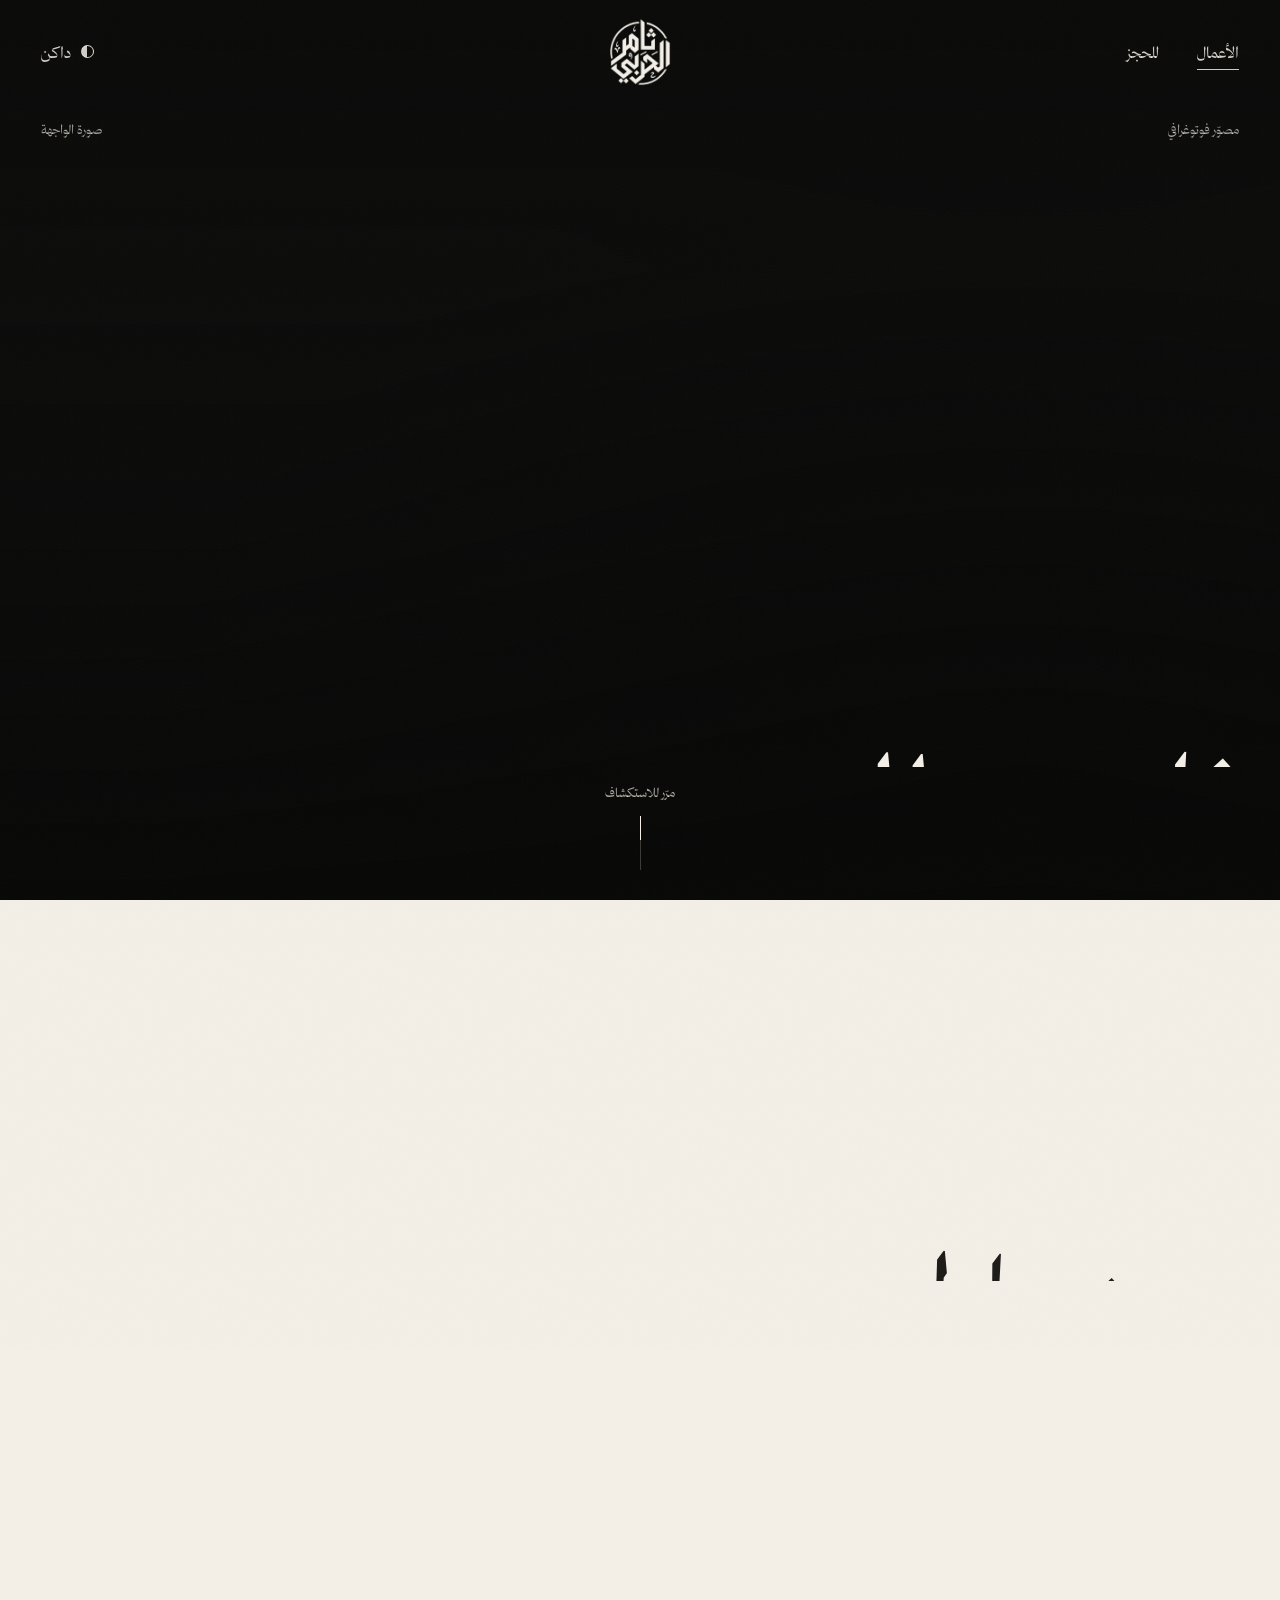
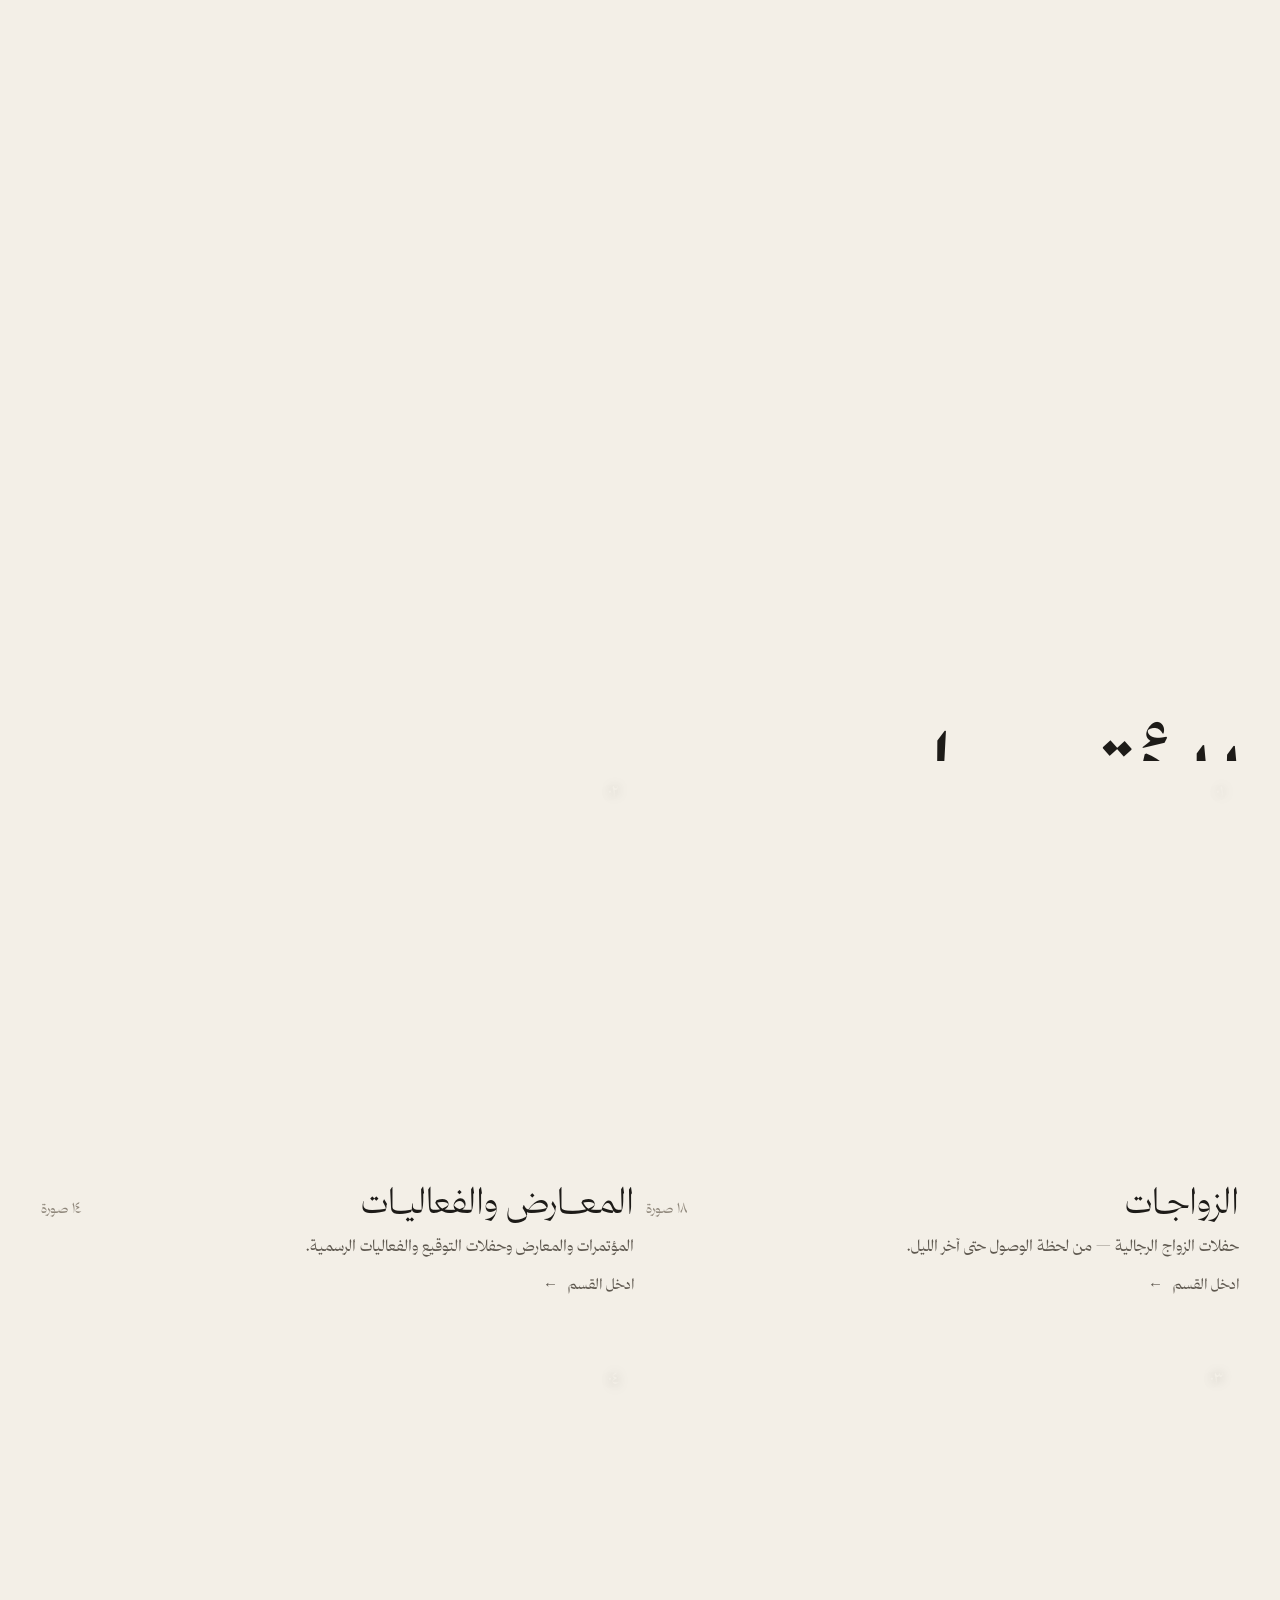
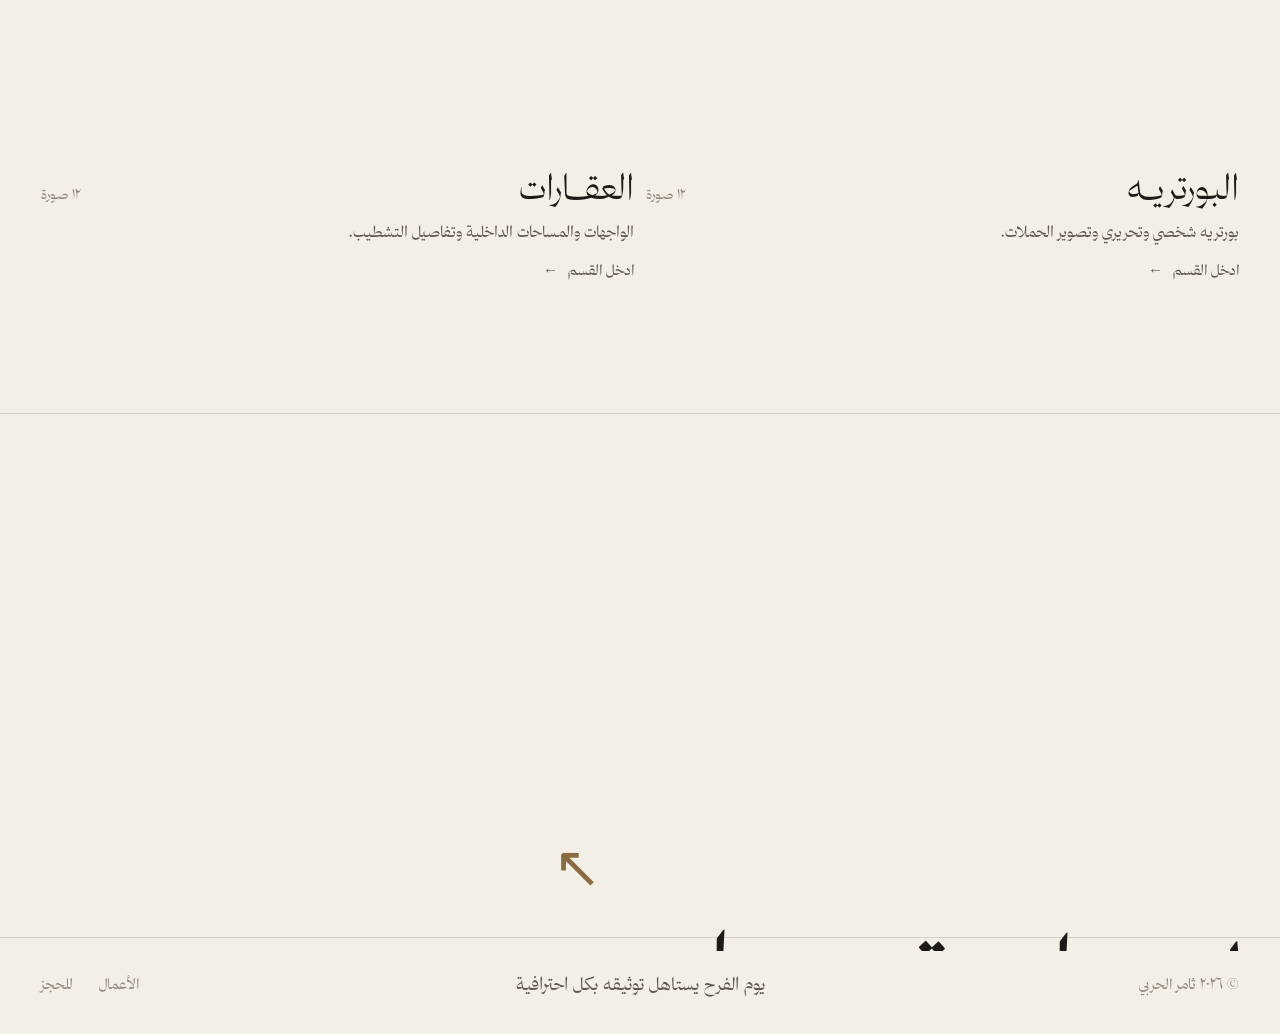
<file: index.html>
<!doctype html>
<html lang="ar" dir="rtl" data-theme="dark" class="has-hero">
<head>
  <meta charset="utf-8">
  <title>ثامر الحربي — مصوّر فوتوغرافي</title>
  <meta name="description" content="أعمال المصوّر ثامر الحربي في الرياض: حفلات الزواج، والمعارض والفعاليات، والبورتريه، والعقارات.">
  <!--share-->
  <meta property="og:type" content="website">
  <meta property="og:locale" content="ar_SA">
  <meta property="og:site_name" content="ثامر الحربي">
  <meta property="og:title" content="ثامر الحربي — مصوّر فوتوغرافي">
  <meta property="og:description" content="أعمال المصوّر ثامر الحربي في الرياض: حفلات الزواج، والمعارض والفعاليات، والبورتريه، والعقارات.">
  <meta property="og:url" content="https://thamer8418.github.io/">
  <meta property="og:image" content="https://thamer8418.github.io/assets/share/home.jpg?v=pmwkmo9wzj5ov">
  <meta property="og:image:width" content="1200">
  <meta property="og:image:height" content="630">
  <meta name="twitter:card" content="summary_large_image">
  <meta name="twitter:title" content="ثامر الحربي — مصوّر فوتوغرافي">
  <meta name="twitter:description" content="أعمال المصوّر ثامر الحربي في الرياض: حفلات الزواج، والمعارض والفعاليات، والبورتريه، والعقارات.">
  <meta name="twitter:image" content="https://thamer8418.github.io/assets/share/home.jpg?v=pmwkmo9wzj5ov">
  <!--/share-->
  <meta name="viewport" content="width=device-width, initial-scale=1, viewport-fit=cover">
  <meta name="theme-color" content="#121211">
  <meta name="color-scheme" content="dark light">
  <link rel="icon" type="image/png" sizes="48x48" href="assets/logo/favicon-48.png">
  <link rel="apple-touch-icon" href="assets/logo/apple-touch-icon.png">
  <link rel="preload" href="assets/fonts/thmanyahserifdisplay-Light.woff2" as="font" type="font/woff2" crossorigin>
  <link rel="preload" href="assets/fonts/thmanyahserifdisplay-Regular.woff2" as="font" type="font/woff2" crossorigin>
  <link rel="stylesheet" href="assets/css/style.css">
  <link rel="stylesheet" href="assets/css/motion.css">
  <script>
    /* يضبط الوضع الفاتح/الداكن قبل ظهور الصفحة لتفادي الوميض */
    (function () {
      var d = document.documentElement, t = null, def = null;
      try { t = localStorage.getItem("ta-theme"); def = localStorage.getItem("ta-default-theme"); } catch (e) {}
      if (t !== "light" && t !== "dark") {
        t = def || "dark";
        if (t === "system") t = matchMedia("(prefers-color-scheme: light)").matches ? "light" : "dark";
      }
      d.setAttribute("data-theme", t);
      d.classList.add("is-loading");
      /* أول زيارة: شاشة الافتتاح. بعدها: ستارة سريعة بين الصفحات */
      if (!matchMedia("(prefers-reduced-motion: reduce)").matches) {
        var seen = null; try { seen = sessionStorage.getItem("ta-seen"); } catch (e) {}
        d.classList.add(seen ? "via-curtain" : "first-visit");
      }
    })();
  </script>
</head>
<body class="page-home">
  <!-- شاشة الافتتاح (أول زيارة) وستارة الانتقال بين الصفحات -->
  <div class="loader" aria-hidden="true">
    <div class="loader-inner">
      <span class="logo-mark"></span>
      <div class="loader-line"><span>ثامر الحربي</span><span class="loader-bar"><i></i></span><span class="loader-count">٠</span></div>
    </div>
  </div>
  <div class="curtain" aria-hidden="true"><span class="logo-mark"></span></div>
  <a class="skip-link" href="#main">تخطَّ إلى المحتوى</a>
  <header class="site-header">
    <nav class="nav" aria-label="القائمة الرئيسية">
      <a href="index.html" aria-current="page">الأعمال</a>
      <a href="contact.html">للحجز</a>
    </nav>
    <a class="brand" href="index.html" aria-label="ثامر الحربي — الرئيسية"><span class="logo-mark"></span></a>
    <div class="header-end">
      <button class="theme-toggle" type="button" data-theme-toggle><span class="dot" aria-hidden="true"></span><span class="label">فاتح</span></button>
    </div>
  </header>

  <main id="main">
    <!-- الواجهة بملء الشاشة — الصورة تُختار من لوحة التحكم (الإعدادات) -->
    <section class="hero" data-hero aria-labelledby="home-title">
      <div class="hero-media"><img data-hero-img alt="" fetchpriority="high"></div>
      <div class="hero-shade"></div>
      <div class="hero-index"><span data-text="homeEyebrow">مصوّر فوتوغرافي — الرياض</span><span data-hero-caption></span></div>
      <div class="hero-content">
        <span class="logo-mark hero-logo" role="img" aria-label="شعار ثامر الحربي"></span>
        <h1 class="hero-title is-name" id="home-title" data-text="homeTitle" data-kashida>ثامر الحربي</h1>
        <div class="hero-row">
          <p class="hero-lede" data-text="homeIntro" data-reveal style="--rd:500ms"></p>
        </div>
      </div>
      <div class="hero-scroll" aria-hidden="true"><span data-text="scrollHint">مرّر للاستكشاف</span><i></i></div>
    </section>

    <header class="chapter">
      <div class="chapter-top"><span class="chapter-num" data-reveal>٠١</span><span class="chapter-meta" data-selected-count data-reveal></span></div>
      <h2 class="chapter-title" data-text="selectedTitle" data-kashida>مختارات</h2>
    </header>
    <section class="gallery" data-gallery aria-label="مختارات من الأعمال"></section>

    <div data-sections-block>
      <header class="chapter">
        <div class="chapter-top"><span class="chapter-num" data-reveal>٠٢</span><span class="chapter-meta" data-text="sectionsIntro" data-reveal></span></div>
        <h2 class="chapter-title" data-text="sectionsTitle" data-kashida>الأقسام</h2>
      </header>
      <div class="sections-grid" data-sections></div>
    </div>
    <noscript><p class="empty-note">فعّل JavaScript لعرض المعرض.</p></noscript>
  </main>

  <section class="footer-cta">
    <a class="footer-logo" href="index.html" aria-label="ثامر الحربي — الرئيسية" data-reveal><span class="logo-mark"></span></a>
    <p data-reveal data-text="footerCtaLead">لديك مناسبة قادمة؟</p>
    <a class="big" href="contact.html" data-cursor="تواصل"><span data-split data-kashida data-text="footerCtaTitle">لنحكِ قصّتك</span> <span class="arr" aria-hidden="true">↖</span></a>
  </section>
  <footer class="site-footer">
    <span>© <span data-year>٢٠٢٦</span> ثامر الحربي</span>
    <span class="tagline" data-text="footerTagline">يوم الفرح يستاهل توثيقه بكل احترافية</span>
    <nav class="end" aria-label="روابط التذييل">
      <a href="index.html">الأعمال</a>
      <a href="contact.html">للحجز</a>
    </nav>
  </footer>
  <script src="assets/js/motion.js"></script>
  <script src="assets/js/site.js"></script>
  <script src="assets/js/lightbox.js"></script>
  <script src="assets/js/gallery.js"></script>
  <script src="assets/js/pages.js"></script>
</body>
</html>
</file>
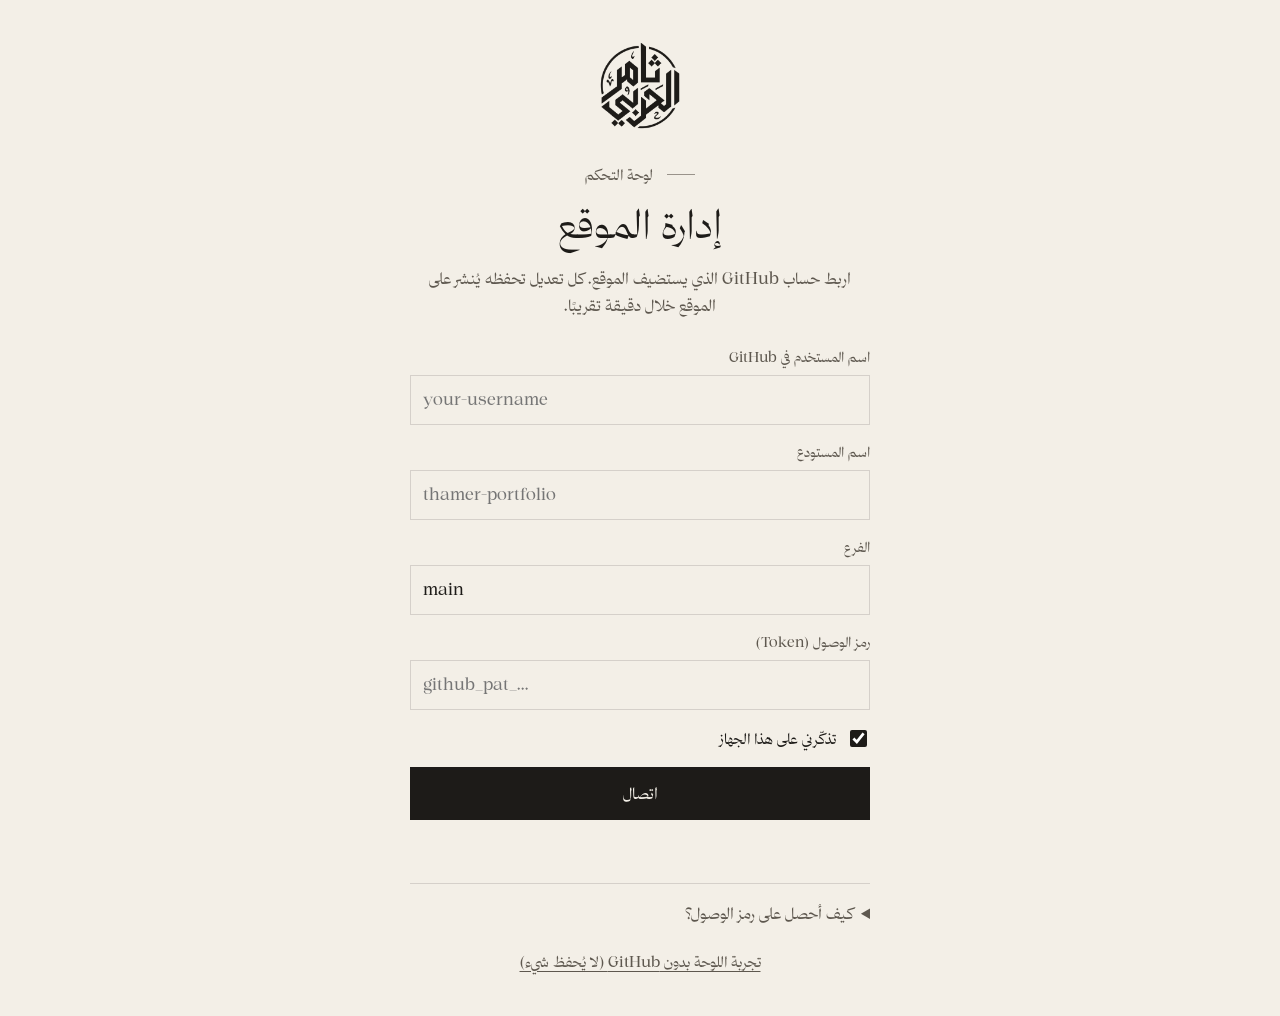
<file: admin/index.html>
<!doctype html>
<html lang="ar" dir="rtl" data-theme="light">
<head>
  <meta charset="utf-8">
  <meta name="viewport" content="width=device-width, initial-scale=1">
  <meta name="robots" content="noindex, nofollow">
  <title>لوحة التحكم — ثامر الحربي</title>
  <link rel="icon" type="image/png" href="../assets/logo/favicon-48.png">
  <link rel="stylesheet" href="../assets/css/style.css">
  <link rel="stylesheet" href="admin.css">
  <script>try{var t=localStorage.getItem("ta-theme");if(t)document.documentElement.setAttribute("data-theme",t)}catch(e){}</script>
</head>
<body class="admin">

  <!-- ── الاتصال ───────────────────────────────────────────────────────── -->
  <section class="connect" data-view-connect>
    <div class="connect-card">
      <span class="logo-mark" aria-hidden="true"></span>
      <p class="eyebrow">لوحة التحكم</p>
      <h1>إدارة الموقع</h1>
      <p class="muted">اربط حساب GitHub الذي يستضيف الموقع. كل تعديل تحفظه يُنشر على الموقع خلال دقيقة تقريبًا.</p>

      <form class="form" data-connect-form>
        <label>اسم المستخدم في GitHub<input name="owner" required autocomplete="username" dir="ltr" placeholder="your-username"></label>
        <label>اسم المستودع<input name="repo" required dir="ltr" placeholder="thamer-portfolio"></label>
        <label>الفرع<input name="branch" required dir="ltr" value="main"></label>
        <label>رمز الوصول (Token)<input name="token" type="password" required dir="ltr" autocomplete="off" placeholder="github_pat_…"></label>
        <label class="check"><input type="checkbox" name="remember" checked> تذكّرني على هذا الجهاز</label>
        <button class="btn" type="submit">اتصال</button>
        <p class="form-error" data-connect-error role="alert"></p>
      </form>

      <details class="help">
        <summary>كيف أحصل على رمز الوصول؟</summary>
        <ol>
          <li>افتح <a href="https://github.com/settings/personal-access-tokens/new" target="_blank" rel="noopener">github.com/settings/personal-access-tokens/new</a></li>
          <li>اكتب اسمًا مثل «لوحة الموقع» واختر مدة الصلاحية.</li>
          <li>في <b>Repository access</b> اختر <b>Only select repositories</b> ثم مستودع الموقع فقط.</li>
          <li>في <b>Permissions → Repository permissions</b> اجعل <b>Contents</b> على <b>Read and write</b>.</li>
          <li>اضغط <b>Generate token</b> وانسخ الرمز والصقه هنا.</li>
        </ol>
        <p class="muted">الرمز يُحفظ في متصفحك فقط ولا يُرسل لأي جهة غير GitHub. لا تشاركه مع أحد.</p>
      </details>

      <button class="link-btn" type="button" data-local-mode>تجربة اللوحة بدون GitHub (لا يُحفظ شيء)</button>
    </div>
  </section>

  <!-- ── اللوحة ─────────────────────────────────────────────────────────── -->
  <div class="app" data-view-app hidden>
    <header class="topbar">
      <div class="topbar-start">
        <span class="logo-mark" aria-hidden="true"></span>
        <div>
          <strong>لوحة التحكم</strong>
          <span class="muted small" data-repo-label></span>
        </div>
      </div>
      <div class="topbar-end">
        <span class="status" data-status aria-live="polite"></span>
        <a class="btn ghost" href="../index.html" target="_blank" rel="noopener">عرض الموقع</a>
        <button class="btn" type="button" data-save disabled>حفظ ونشر</button>
        <button class="link-btn" type="button" data-logout>خروج</button>
      </div>
    </header>

    <nav class="tabs" role="tablist">
      <button role="tab" data-tab="photos" aria-selected="true">الصور</button>
      <button role="tab" data-tab="sections" aria-selected="false">الأقسام وكلمات المرور</button>
      <button role="tab" data-tab="texts" aria-selected="false">النصوص والتواصل</button>
      <button role="tab" data-tab="settings" aria-selected="false">الإعدادات</button>
    </nav>

    <main class="panel" data-panel></main>
  </div>

  <div class="toast" data-toast role="status" aria-live="polite"></div>

  <script src="admin.js"></script>
</body>
</html>
</file>
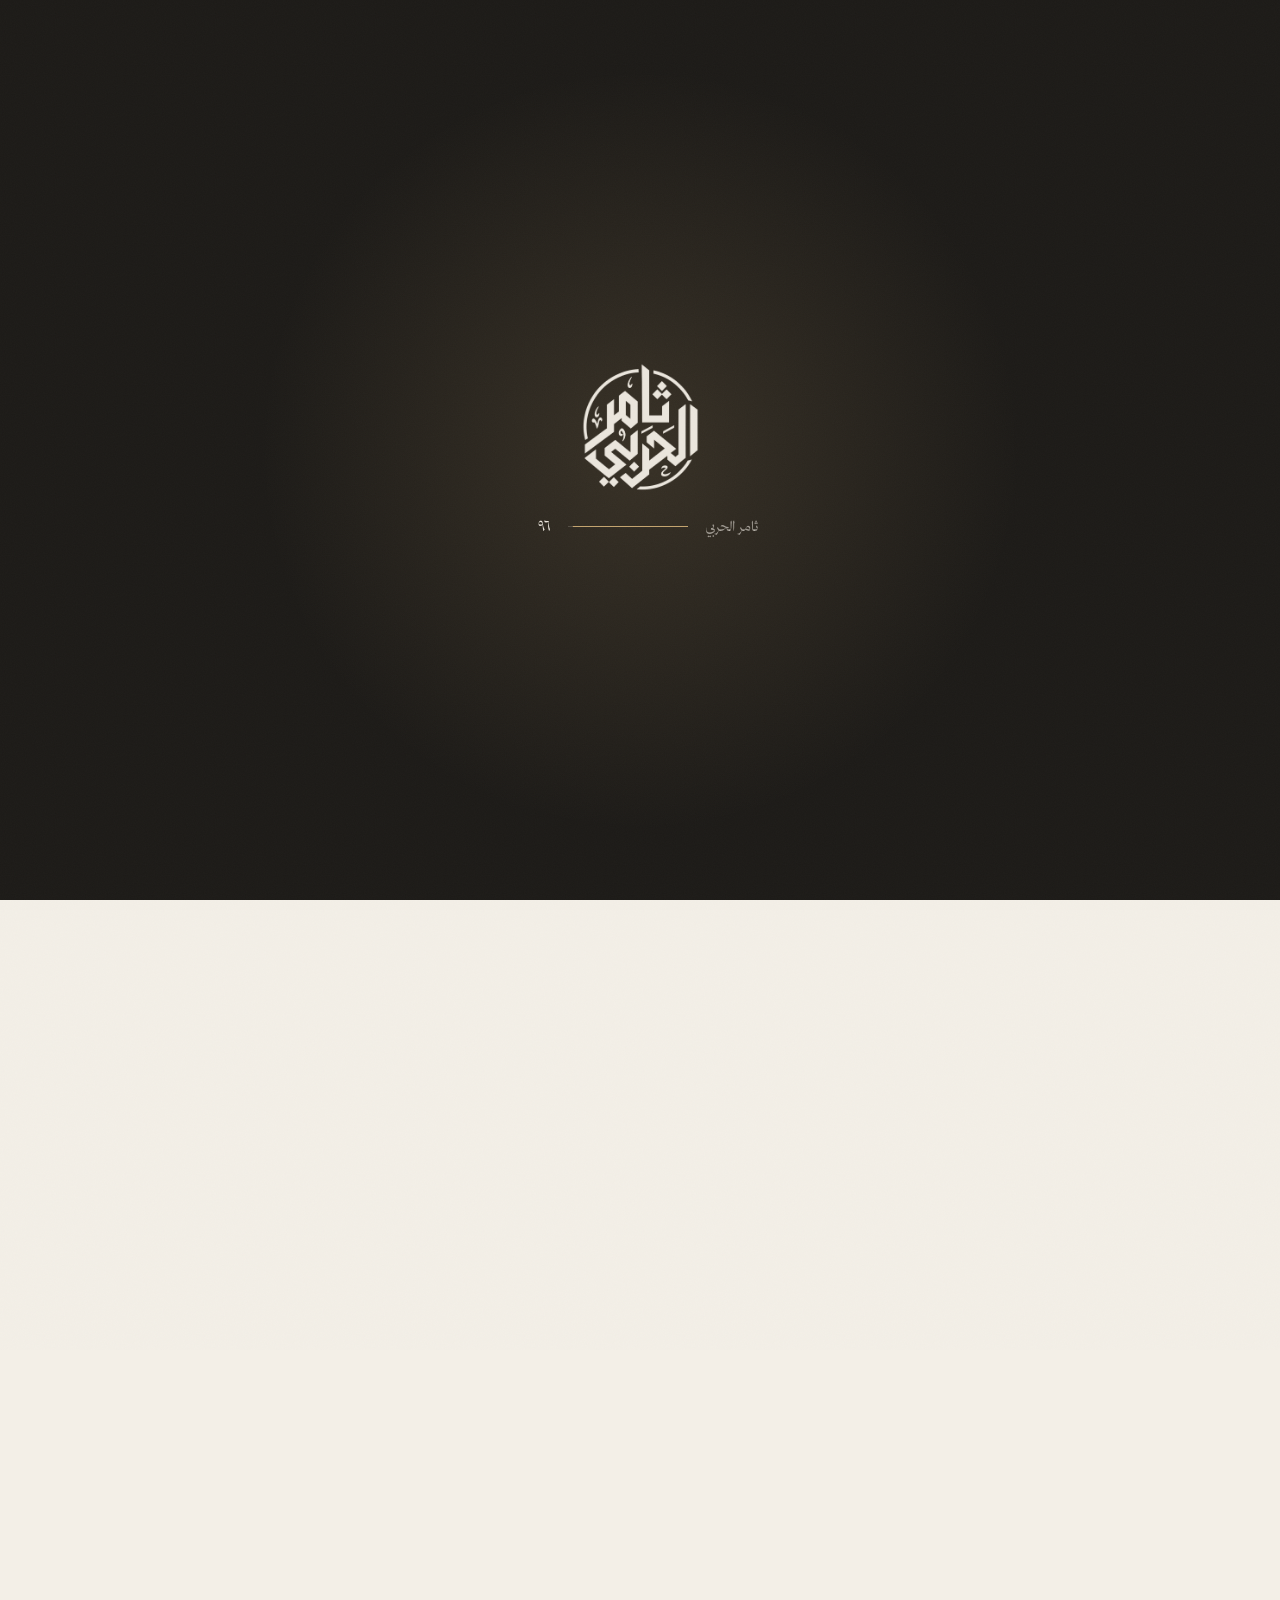
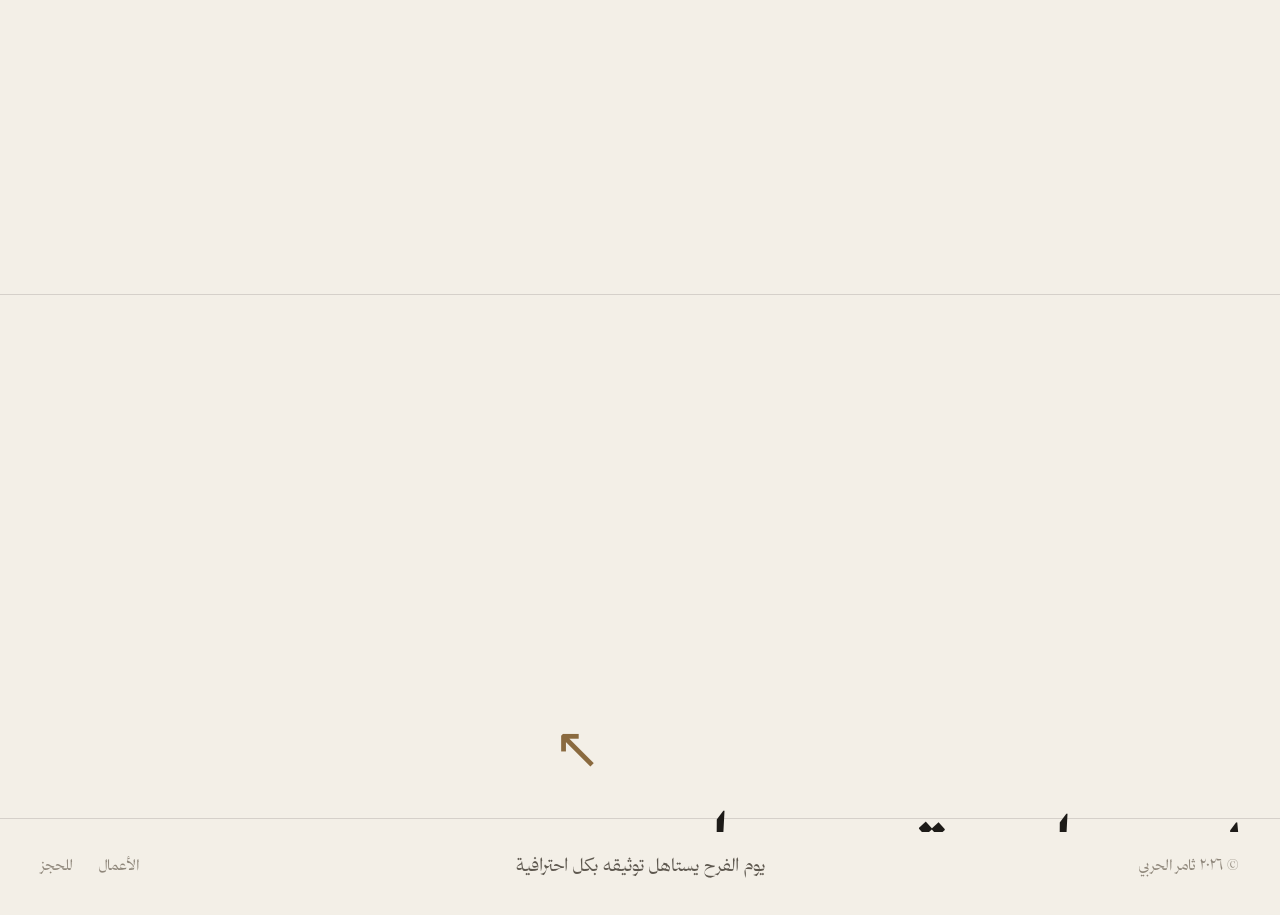
<file: events/index.html>
<!doctype html>
<html lang="ar" dir="rtl" data-theme="dark" class="has-hero">
<head>
  <base href="../">
  <meta charset="utf-8">
  <title>المعارض والفعاليات — ثامر الحربي</title>
  <meta name="robots" content="noindex">
  <meta name="description" content="المؤتمرات والمعارض وحفلات التوقيع والفعاليات الرسمية.">
  <!--share-->
  <meta property="og:type" content="website">
  <meta property="og:locale" content="ar_SA">
  <meta property="og:site_name" content="ثامر الحربي">
  <meta property="og:title" content="المعارض والفعاليات — ثامر الحربي">
  <meta property="og:description" content="المؤتمرات والمعارض وحفلات التوقيع والفعاليات الرسمية.">
  <meta property="og:url" content="https://thamer8418.github.io/events/">
  <meta property="og:image" content="https://thamer8418.github.io/assets/share/events.jpg?v=e01">
  <meta property="og:image:width" content="1200">
  <meta property="og:image:height" content="630">
  <meta name="twitter:card" content="summary_large_image">
  <meta name="twitter:title" content="المعارض والفعاليات — ثامر الحربي">
  <meta name="twitter:description" content="المؤتمرات والمعارض وحفلات التوقيع والفعاليات الرسمية.">
  <meta name="twitter:image" content="https://thamer8418.github.io/assets/share/events.jpg?v=e01">
  <!--/share-->
  <meta name="viewport" content="width=device-width, initial-scale=1, viewport-fit=cover">
  <meta name="theme-color" content="#121211">
  <meta name="color-scheme" content="dark light">
  <link rel="icon" type="image/png" sizes="48x48" href="assets/logo/favicon-48.png">
  <link rel="apple-touch-icon" href="assets/logo/apple-touch-icon.png">
  <link rel="preload" href="assets/fonts/thmanyahserifdisplay-Light.woff2" as="font" type="font/woff2" crossorigin>
  <link rel="preload" href="assets/fonts/thmanyahserifdisplay-Regular.woff2" as="font" type="font/woff2" crossorigin>
  <link rel="stylesheet" href="assets/css/style.css">
  <link rel="stylesheet" href="assets/css/motion.css">
  <script>
    /* يضبط الوضع الفاتح/الداكن قبل ظهور الصفحة لتفادي الوميض */
    (function () {
      var d = document.documentElement, t = null, def = null;
      try { t = localStorage.getItem("ta-theme"); def = localStorage.getItem("ta-default-theme"); } catch (e) {}
      if (t !== "light" && t !== "dark") {
        t = def || "dark";
        if (t === "system") t = matchMedia("(prefers-color-scheme: light)").matches ? "light" : "dark";
      }
      d.setAttribute("data-theme", t);
      d.classList.add("is-loading");
      /* أول زيارة: شاشة الافتتاح. بعدها: ستارة سريعة بين الصفحات */
      if (!matchMedia("(prefers-reduced-motion: reduce)").matches) {
        var seen = null; try { seen = sessionStorage.getItem("ta-seen"); } catch (e) {}
        d.classList.add(seen ? "via-curtain" : "first-visit");
      }
    })();
  </script>
</head>
<body class="page-section">
  <!-- شاشة الافتتاح (أول زيارة) وستارة الانتقال بين الصفحات -->
  <div class="loader" aria-hidden="true">
    <div class="loader-inner">
      <span class="logo-mark"></span>
      <div class="loader-line"><span>ثامر الحربي</span><span class="loader-bar"><i></i></span><span class="loader-count">٠</span></div>
    </div>
  </div>
  <div class="curtain" aria-hidden="true"><span class="logo-mark"></span></div>
  <header class="site-header">
    <nav class="nav" aria-label="القائمة الرئيسية">
      <a href="index.html">الأعمال</a>
      <a href="contact.html">للحجز</a>
    </nav>
    <a class="brand" href="index.html" aria-label="ثامر الحربي — الرئيسية"><span class="logo-mark"></span></a>
    <div class="header-end">
      <button class="theme-toggle" type="button" data-theme-toggle><span class="dot" aria-hidden="true"></span><span class="label">فاتح</span></button>
    </div>
  </header>

  <!-- صفحة واحدة لكل الأقسام: section.html?id=weddings
       لا تحتوي على روابط للأقسام الأخرى. -->
  <main id="main">
    <section class="hero" data-hero aria-labelledby="section-title">
      <div class="hero-media"><img data-hero-img alt=""></div>
      <div class="hero-shade"></div>
      <div class="hero-index"><span>قسم</span><span data-section-count></span></div>
      <div class="hero-content">
        <h1 class="hero-title" id="section-title" data-section-title data-kashida></h1>
        <div class="hero-row"><p class="hero-lede" data-section-desc data-reveal style="--rd:500ms"></p></div>
      </div>
      <div class="hero-scroll" aria-hidden="true"><span data-text="scrollHint">مرّر للاستكشاف</span><i></i></div>
    </section>
    <div style="height:clamp(60px,8vw,120px)"></div>
    <section class="gallery" data-gallery aria-label="صور القسم"></section>
  </main>

  <section class="footer-cta">
    <a class="footer-logo" href="index.html" aria-label="ثامر الحربي — الرئيسية" data-reveal><span class="logo-mark"></span></a>
    <p data-reveal data-text="footerCtaLead">لديك مناسبة قادمة؟</p>
    <a class="big" href="contact.html" data-cursor="تواصل"><span data-split data-kashida data-text="footerCtaTitle">لنحكِ قصّتك</span> <span class="arr" aria-hidden="true">↖</span></a>
  </section>
  <footer class="site-footer">
    <span>© <span data-year>٢٠٢٦</span> ثامر الحربي</span>
    <span class="tagline" data-text="footerTagline">يوم الفرح يستاهل توثيقه بكل احترافية</span>
    <nav class="end" aria-label="روابط التذييل">
      <a href="index.html">الأعمال</a>
      <a href="contact.html">للحجز</a>
    </nav>
  </footer>
  <script src="assets/js/motion.js"></script>
  <script src="assets/js/site.js"></script>
  <script src="assets/js/lightbox.js"></script>
  <script src="assets/js/gallery.js"></script>
  <script src="assets/js/pages.js"></script>
</body>
</html>
</file>
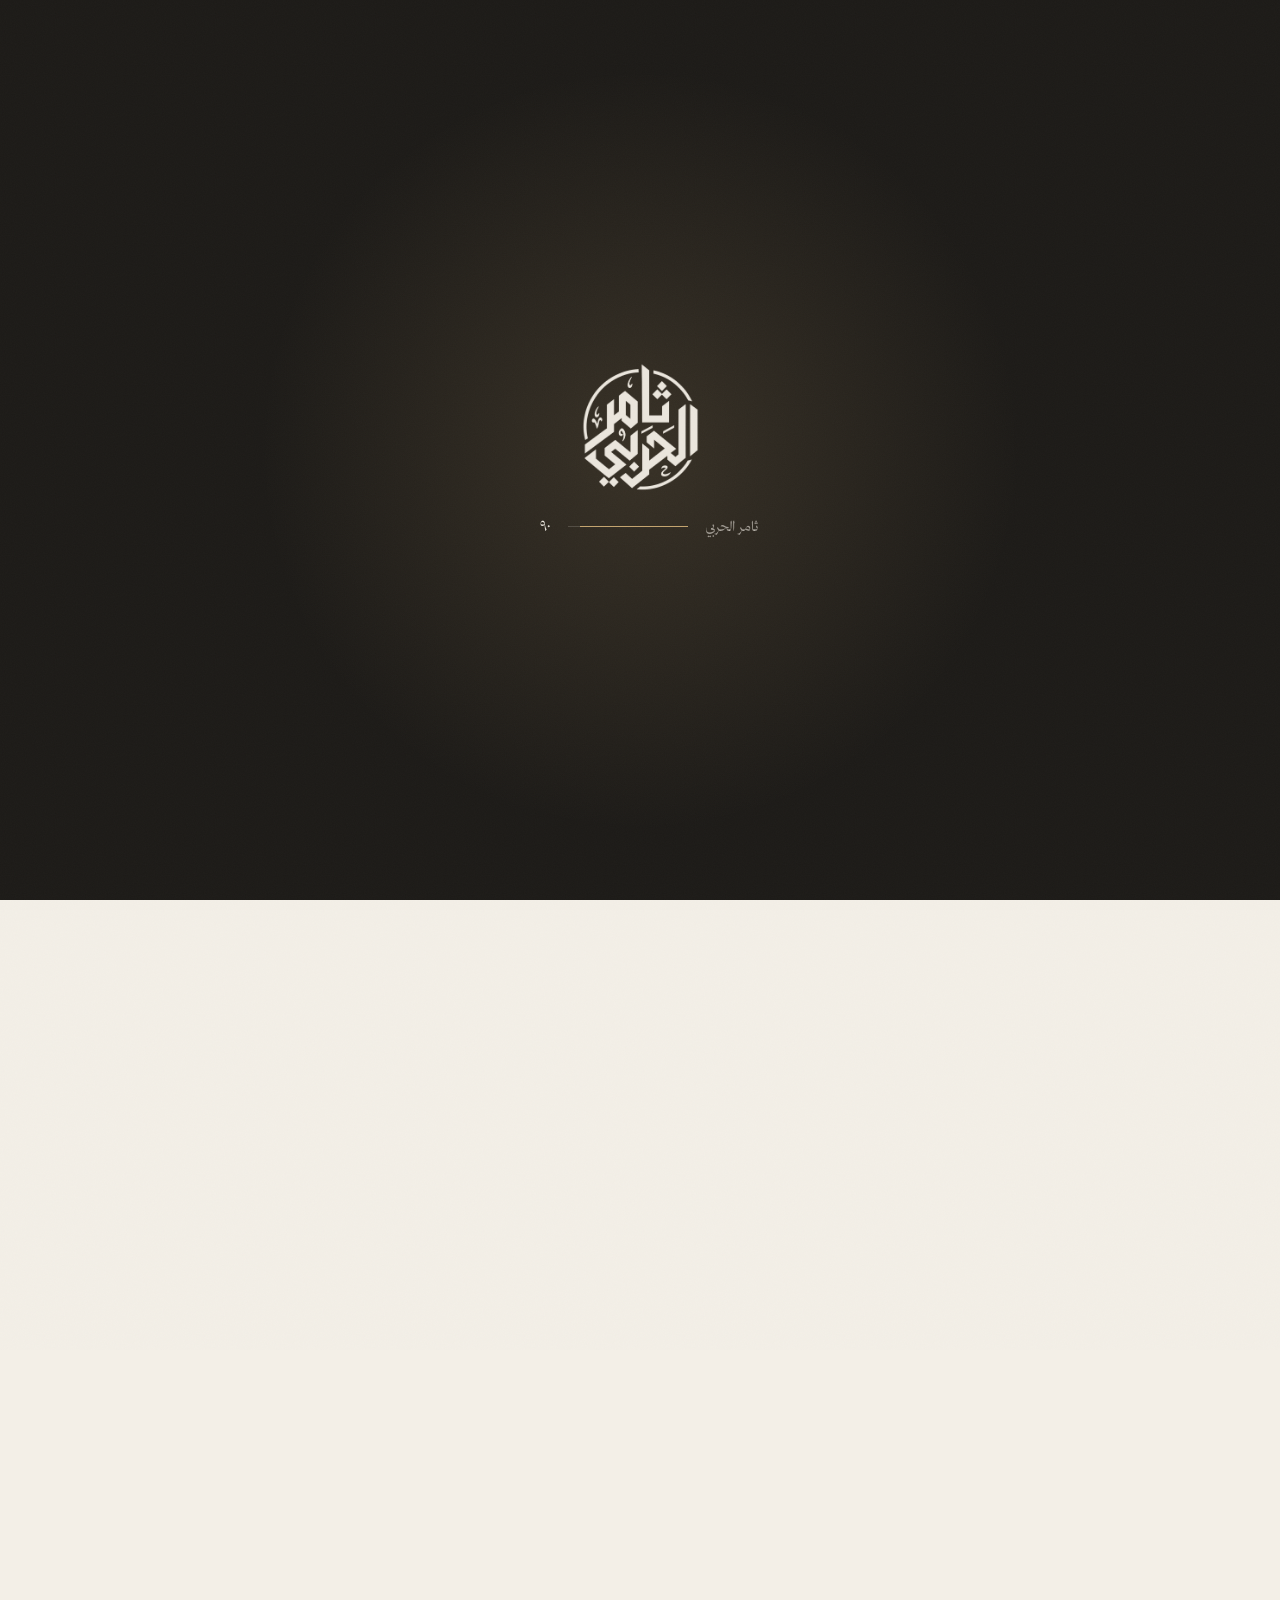
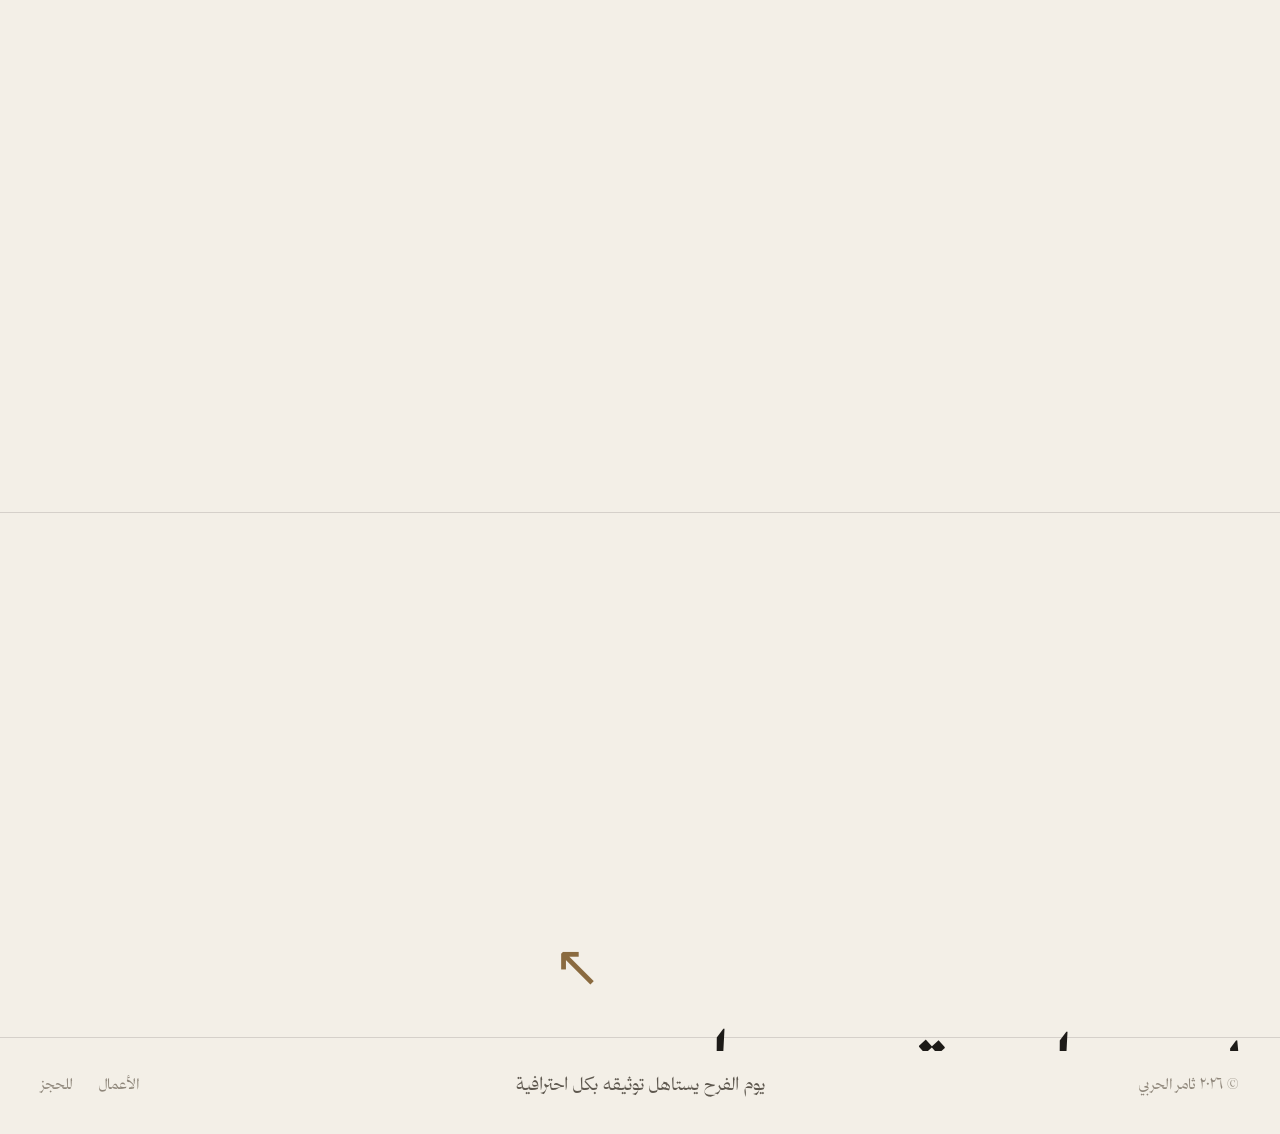
<file: portraits/index.html>
<!doctype html>
<html lang="ar" dir="rtl" data-theme="dark" class="has-hero">
<head>
  <base href="../">
  <meta charset="utf-8">
  <title>البورتريه — ثامر الحربي</title>
  <meta name="robots" content="noindex">
  <meta name="description" content="بورتريه شخصي وتحريري وتصوير الحملات.">
  <!--share-->
  <meta property="og:type" content="website">
  <meta property="og:locale" content="ar_SA">
  <meta property="og:site_name" content="ثامر الحربي">
  <meta property="og:title" content="البورتريه — ثامر الحربي">
  <meta property="og:description" content="بورتريه شخصي وتحريري وتصوير الحملات.">
  <meta property="og:url" content="https://thamer8418.github.io/portraits/">
  <meta property="og:image" content="https://thamer8418.github.io/assets/share/portraits.jpg?v=p03">
  <meta property="og:image:width" content="1200">
  <meta property="og:image:height" content="630">
  <meta name="twitter:card" content="summary_large_image">
  <meta name="twitter:title" content="البورتريه — ثامر الحربي">
  <meta name="twitter:description" content="بورتريه شخصي وتحريري وتصوير الحملات.">
  <meta name="twitter:image" content="https://thamer8418.github.io/assets/share/portraits.jpg?v=p03">
  <!--/share-->
  <meta name="viewport" content="width=device-width, initial-scale=1, viewport-fit=cover">
  <meta name="theme-color" content="#121211">
  <meta name="color-scheme" content="dark light">
  <link rel="icon" type="image/png" sizes="48x48" href="assets/logo/favicon-48.png">
  <link rel="apple-touch-icon" href="assets/logo/apple-touch-icon.png">
  <link rel="preload" href="assets/fonts/thmanyahserifdisplay-Light.woff2" as="font" type="font/woff2" crossorigin>
  <link rel="preload" href="assets/fonts/thmanyahserifdisplay-Regular.woff2" as="font" type="font/woff2" crossorigin>
  <link rel="stylesheet" href="assets/css/style.css">
  <link rel="stylesheet" href="assets/css/motion.css">
  <script>
    /* يضبط الوضع الفاتح/الداكن قبل ظهور الصفحة لتفادي الوميض */
    (function () {
      var d = document.documentElement, t = null, def = null;
      try { t = localStorage.getItem("ta-theme"); def = localStorage.getItem("ta-default-theme"); } catch (e) {}
      if (t !== "light" && t !== "dark") {
        t = def || "dark";
        if (t === "system") t = matchMedia("(prefers-color-scheme: light)").matches ? "light" : "dark";
      }
      d.setAttribute("data-theme", t);
      d.classList.add("is-loading");
      /* أول زيارة: شاشة الافتتاح. بعدها: ستارة سريعة بين الصفحات */
      if (!matchMedia("(prefers-reduced-motion: reduce)").matches) {
        var seen = null; try { seen = sessionStorage.getItem("ta-seen"); } catch (e) {}
        d.classList.add(seen ? "via-curtain" : "first-visit");
      }
    })();
  </script>
</head>
<body class="page-section">
  <!-- شاشة الافتتاح (أول زيارة) وستارة الانتقال بين الصفحات -->
  <div class="loader" aria-hidden="true">
    <div class="loader-inner">
      <span class="logo-mark"></span>
      <div class="loader-line"><span>ثامر الحربي</span><span class="loader-bar"><i></i></span><span class="loader-count">٠</span></div>
    </div>
  </div>
  <div class="curtain" aria-hidden="true"><span class="logo-mark"></span></div>
  <header class="site-header">
    <nav class="nav" aria-label="القائمة الرئيسية">
      <a href="index.html">الأعمال</a>
      <a href="contact.html">للحجز</a>
    </nav>
    <a class="brand" href="index.html" aria-label="ثامر الحربي — الرئيسية"><span class="logo-mark"></span></a>
    <div class="header-end">
      <button class="theme-toggle" type="button" data-theme-toggle><span class="dot" aria-hidden="true"></span><span class="label">فاتح</span></button>
    </div>
  </header>

  <!-- صفحة واحدة لكل الأقسام: section.html?id=weddings
       لا تحتوي على روابط للأقسام الأخرى. -->
  <main id="main">
    <section class="hero" data-hero aria-labelledby="section-title">
      <div class="hero-media"><img data-hero-img alt=""></div>
      <div class="hero-shade"></div>
      <div class="hero-index"><span>قسم</span><span data-section-count></span></div>
      <div class="hero-content">
        <h1 class="hero-title" id="section-title" data-section-title data-kashida></h1>
        <div class="hero-row"><p class="hero-lede" data-section-desc data-reveal style="--rd:500ms"></p></div>
      </div>
      <div class="hero-scroll" aria-hidden="true"><span data-text="scrollHint">مرّر للاستكشاف</span><i></i></div>
    </section>
    <div style="height:clamp(60px,8vw,120px)"></div>
    <section class="gallery" data-gallery aria-label="صور القسم"></section>
  </main>

  <section class="footer-cta">
    <a class="footer-logo" href="index.html" aria-label="ثامر الحربي — الرئيسية" data-reveal><span class="logo-mark"></span></a>
    <p data-reveal data-text="footerCtaLead">لديك مناسبة قادمة؟</p>
    <a class="big" href="contact.html" data-cursor="تواصل"><span data-split data-kashida data-text="footerCtaTitle">لنحكِ قصّتك</span> <span class="arr" aria-hidden="true">↖</span></a>
  </section>
  <footer class="site-footer">
    <span>© <span data-year>٢٠٢٦</span> ثامر الحربي</span>
    <span class="tagline" data-text="footerTagline">يوم الفرح يستاهل توثيقه بكل احترافية</span>
    <nav class="end" aria-label="روابط التذييل">
      <a href="index.html">الأعمال</a>
      <a href="contact.html">للحجز</a>
    </nav>
  </footer>
  <script src="assets/js/motion.js"></script>
  <script src="assets/js/site.js"></script>
  <script src="assets/js/lightbox.js"></script>
  <script src="assets/js/gallery.js"></script>
  <script src="assets/js/pages.js"></script>
</body>
</html>
</file>
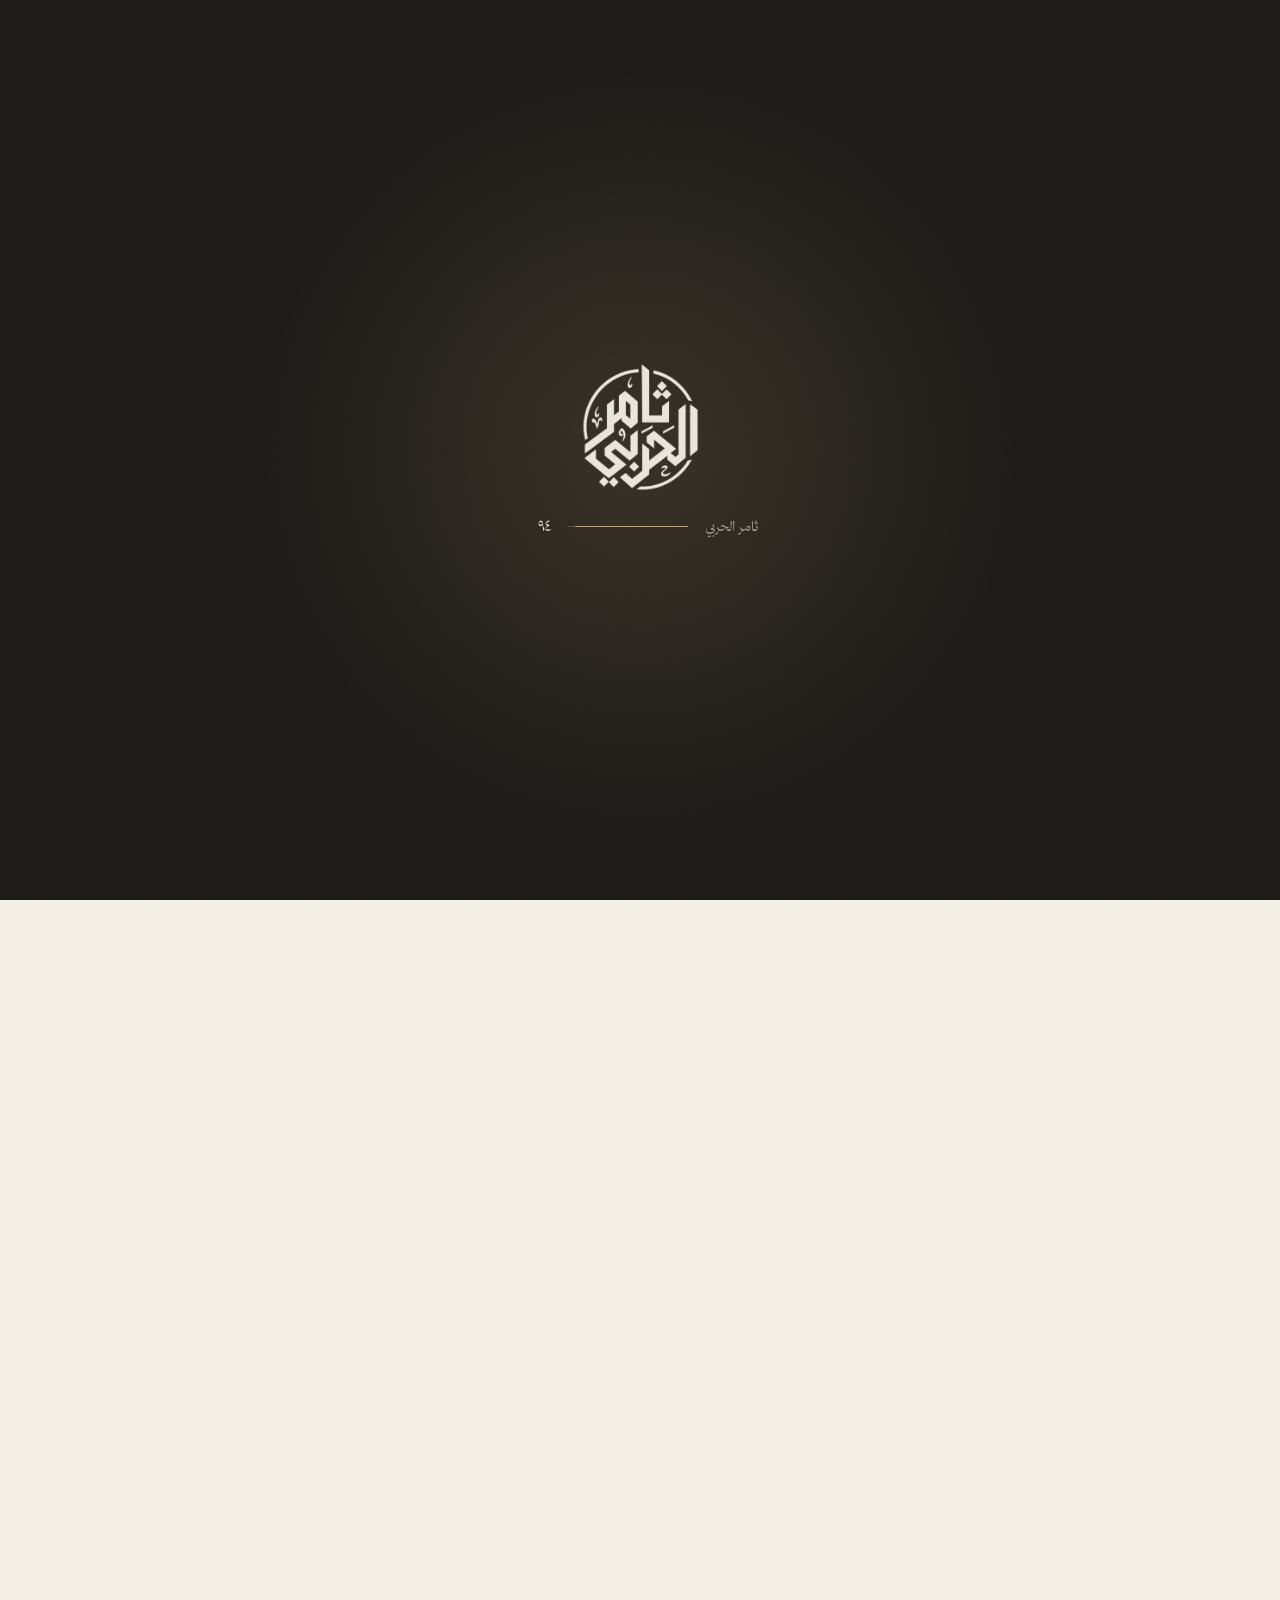
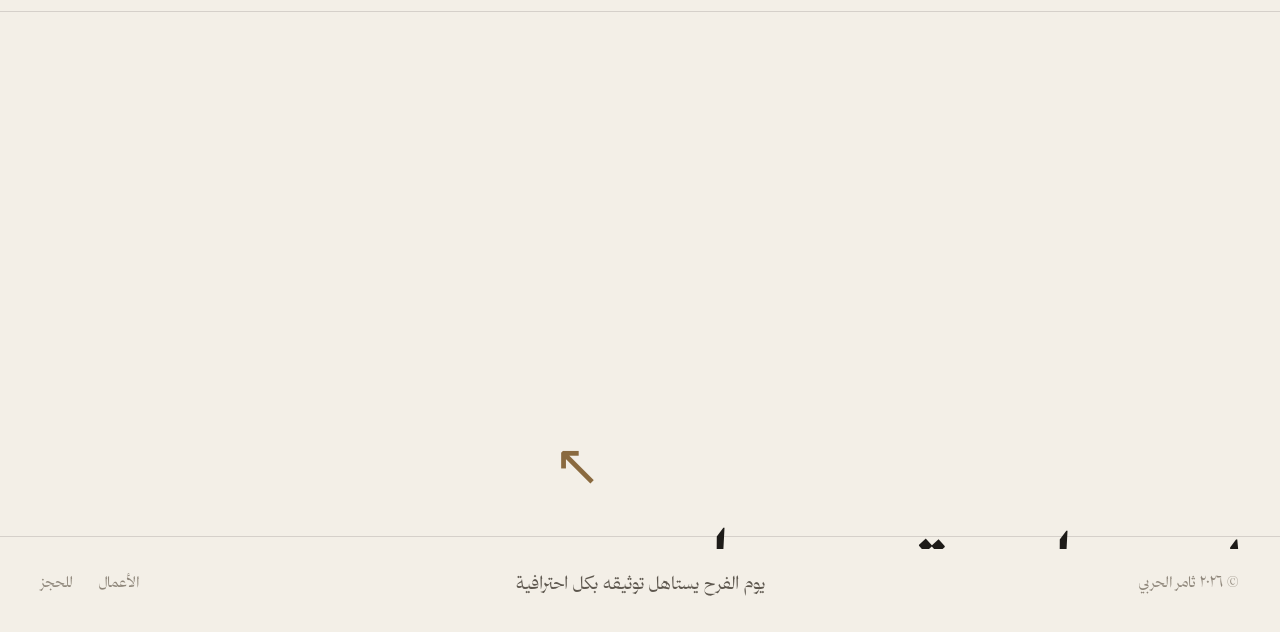
<file: real-estate/index.html>
<!doctype html>
<html lang="ar" dir="rtl" data-theme="dark" class="has-hero">
<head>
  <base href="../">
  <meta charset="utf-8">
  <title>العقارات — ثامر الحربي</title>
  <meta name="robots" content="noindex">
  <meta name="description" content="الواجهات والمساحات الداخلية وتفاصيل التشطيب.">
  <!--share-->
  <meta property="og:type" content="website">
  <meta property="og:locale" content="ar_SA">
  <meta property="og:site_name" content="ثامر الحربي">
  <meta property="og:title" content="العقارات — ثامر الحربي">
  <meta property="og:description" content="الواجهات والمساحات الداخلية وتفاصيل التشطيب.">
  <meta property="og:url" content="https://thamer8418.github.io/real-estate/">
  <meta property="og:image" content="https://thamer8418.github.io/assets/share/real-estate.jpg?v=r01">
  <meta property="og:image:width" content="1200">
  <meta property="og:image:height" content="630">
  <meta name="twitter:card" content="summary_large_image">
  <meta name="twitter:title" content="العقارات — ثامر الحربي">
  <meta name="twitter:description" content="الواجهات والمساحات الداخلية وتفاصيل التشطيب.">
  <meta name="twitter:image" content="https://thamer8418.github.io/assets/share/real-estate.jpg?v=r01">
  <!--/share-->
  <meta name="viewport" content="width=device-width, initial-scale=1, viewport-fit=cover">
  <meta name="theme-color" content="#121211">
  <meta name="color-scheme" content="dark light">
  <link rel="icon" type="image/png" sizes="48x48" href="assets/logo/favicon-48.png">
  <link rel="apple-touch-icon" href="assets/logo/apple-touch-icon.png">
  <link rel="preload" href="assets/fonts/thmanyahserifdisplay-Light.woff2" as="font" type="font/woff2" crossorigin>
  <link rel="preload" href="assets/fonts/thmanyahserifdisplay-Regular.woff2" as="font" type="font/woff2" crossorigin>
  <link rel="stylesheet" href="assets/css/style.css">
  <link rel="stylesheet" href="assets/css/motion.css">
  <script>
    /* يضبط الوضع الفاتح/الداكن قبل ظهور الصفحة لتفادي الوميض */
    (function () {
      var d = document.documentElement, t = null, def = null;
      try { t = localStorage.getItem("ta-theme"); def = localStorage.getItem("ta-default-theme"); } catch (e) {}
      if (t !== "light" && t !== "dark") {
        t = def || "dark";
        if (t === "system") t = matchMedia("(prefers-color-scheme: light)").matches ? "light" : "dark";
      }
      d.setAttribute("data-theme", t);
      d.classList.add("is-loading");
      /* أول زيارة: شاشة الافتتاح. بعدها: ستارة سريعة بين الصفحات */
      if (!matchMedia("(prefers-reduced-motion: reduce)").matches) {
        var seen = null; try { seen = sessionStorage.getItem("ta-seen"); } catch (e) {}
        d.classList.add(seen ? "via-curtain" : "first-visit");
      }
    })();
  </script>
</head>
<body class="page-section">
  <!-- شاشة الافتتاح (أول زيارة) وستارة الانتقال بين الصفحات -->
  <div class="loader" aria-hidden="true">
    <div class="loader-inner">
      <span class="logo-mark"></span>
      <div class="loader-line"><span>ثامر الحربي</span><span class="loader-bar"><i></i></span><span class="loader-count">٠</span></div>
    </div>
  </div>
  <div class="curtain" aria-hidden="true"><span class="logo-mark"></span></div>
  <header class="site-header">
    <nav class="nav" aria-label="القائمة الرئيسية">
      <a href="index.html">الأعمال</a>
      <a href="contact.html">للحجز</a>
    </nav>
    <a class="brand" href="index.html" aria-label="ثامر الحربي — الرئيسية"><span class="logo-mark"></span></a>
    <div class="header-end">
      <button class="theme-toggle" type="button" data-theme-toggle><span class="dot" aria-hidden="true"></span><span class="label">فاتح</span></button>
    </div>
  </header>

  <!-- صفحة واحدة لكل الأقسام: section.html?id=weddings
       لا تحتوي على روابط للأقسام الأخرى. -->
  <main id="main">
    <section class="hero" data-hero aria-labelledby="section-title">
      <div class="hero-media"><img data-hero-img alt=""></div>
      <div class="hero-shade"></div>
      <div class="hero-index"><span>قسم</span><span data-section-count></span></div>
      <div class="hero-content">
        <h1 class="hero-title" id="section-title" data-section-title data-kashida></h1>
        <div class="hero-row"><p class="hero-lede" data-section-desc data-reveal style="--rd:500ms"></p></div>
      </div>
      <div class="hero-scroll" aria-hidden="true"><span data-text="scrollHint">مرّر للاستكشاف</span><i></i></div>
    </section>
    <div style="height:clamp(60px,8vw,120px)"></div>
    <section class="gallery" data-gallery aria-label="صور القسم"></section>
  </main>

  <section class="footer-cta">
    <a class="footer-logo" href="index.html" aria-label="ثامر الحربي — الرئيسية" data-reveal><span class="logo-mark"></span></a>
    <p data-reveal data-text="footerCtaLead">لديك مناسبة قادمة؟</p>
    <a class="big" href="contact.html" data-cursor="تواصل"><span data-split data-kashida data-text="footerCtaTitle">لنحكِ قصّتك</span> <span class="arr" aria-hidden="true">↖</span></a>
  </section>
  <footer class="site-footer">
    <span>© <span data-year>٢٠٢٦</span> ثامر الحربي</span>
    <span class="tagline" data-text="footerTagline">يوم الفرح يستاهل توثيقه بكل احترافية</span>
    <nav class="end" aria-label="روابط التذييل">
      <a href="index.html">الأعمال</a>
      <a href="contact.html">للحجز</a>
    </nav>
  </footer>
  <script src="assets/js/motion.js"></script>
  <script src="assets/js/site.js"></script>
  <script src="assets/js/lightbox.js"></script>
  <script src="assets/js/gallery.js"></script>
  <script src="assets/js/pages.js"></script>
</body>
</html>
</file>
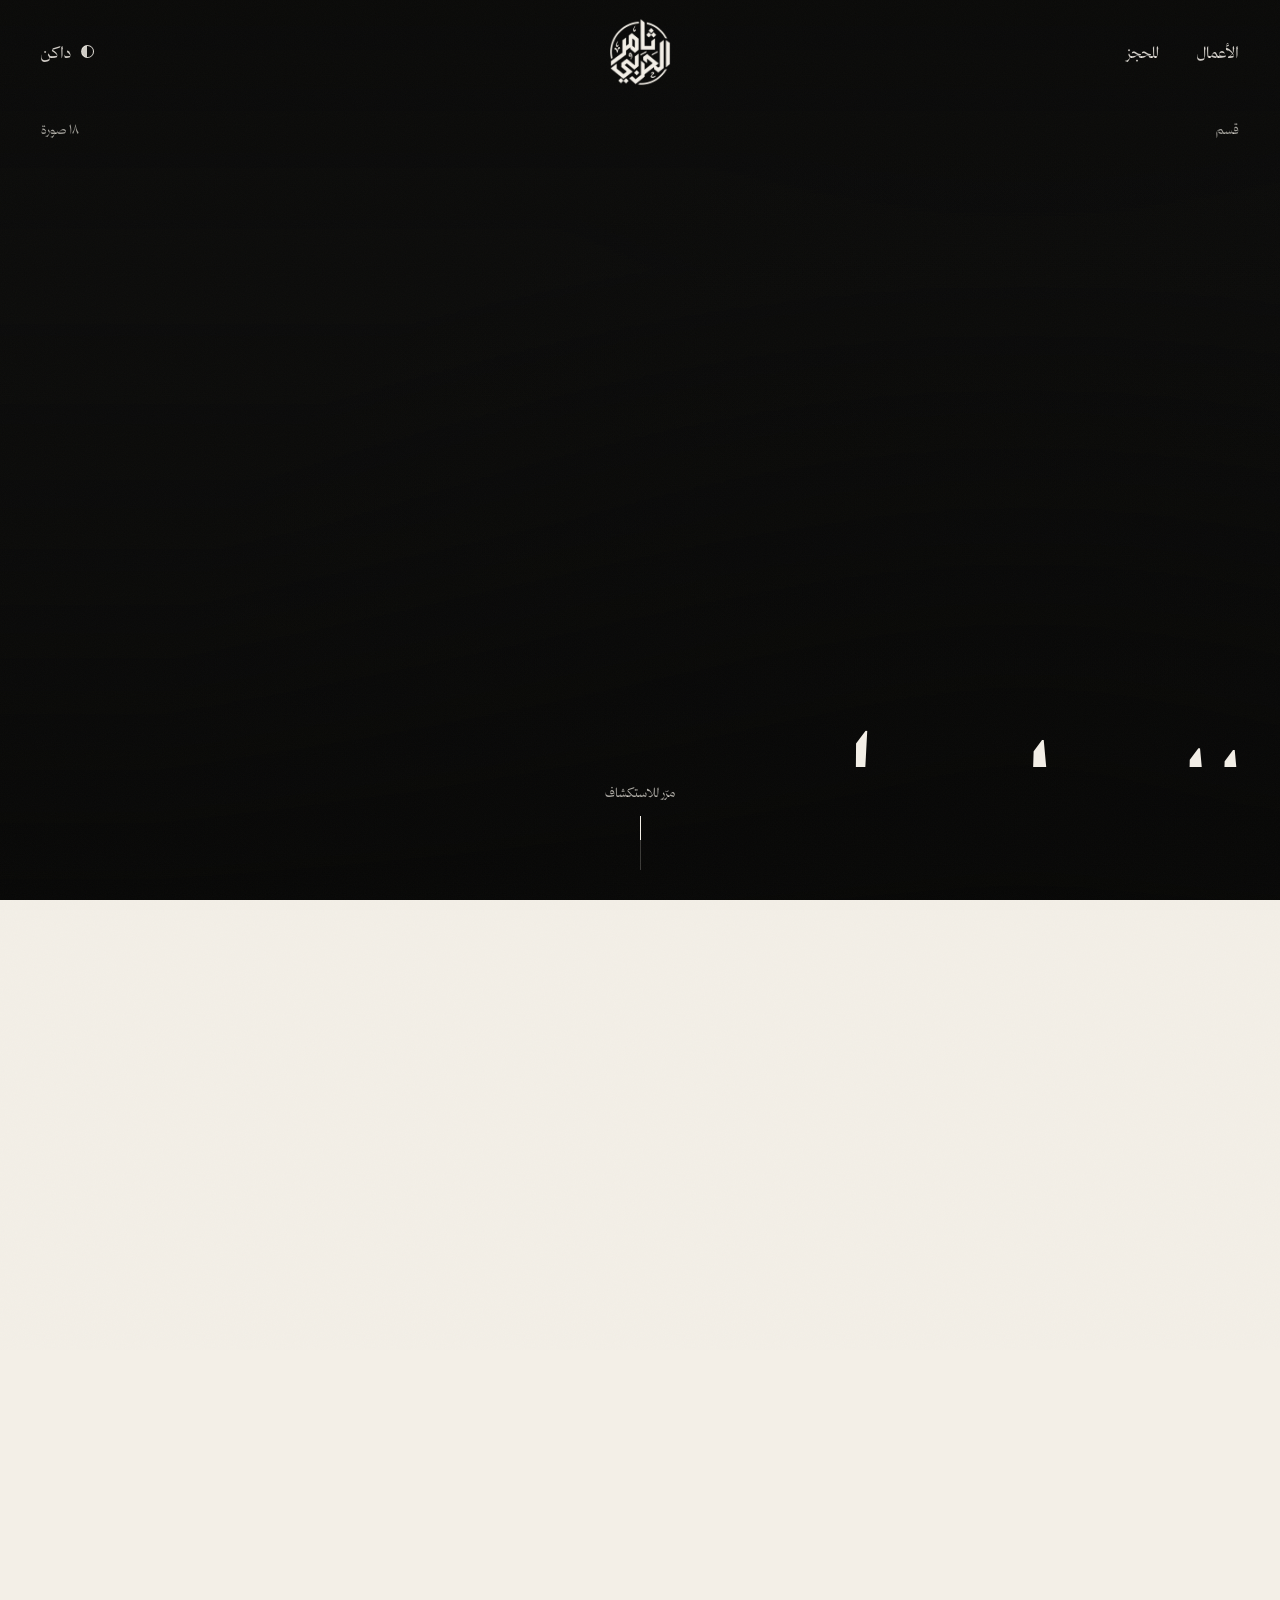
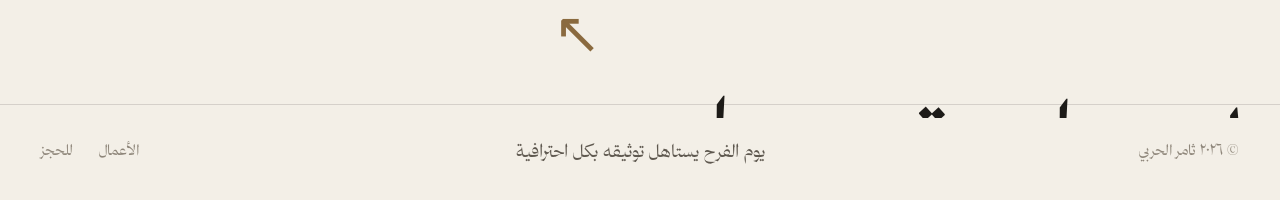
<file: weddings/index.html>
<!doctype html>
<html lang="ar" dir="rtl" data-theme="dark" class="has-hero">
<head>
  <base href="../">
  <meta charset="utf-8">
  <title>الزواجات — ثامر الحربي</title>
  <meta name="robots" content="noindex">
  <meta name="description" content="حفلات الزواج الرجالية — من لحظة الوصول حتى آخر الليل.">
  <!--share-->
  <meta property="og:type" content="website">
  <meta property="og:locale" content="ar_SA">
  <meta property="og:site_name" content="ثامر الحربي">
  <meta property="og:title" content="الزواجات — ثامر الحربي">
  <meta property="og:description" content="حفلات الزواج الرجالية — من لحظة الوصول حتى آخر الليل.">
  <meta property="og:url" content="https://thamer8418.github.io/weddings/">
  <meta property="og:image" content="https://thamer8418.github.io/assets/share/weddings.jpg?v=w16">
  <meta property="og:image:width" content="1200">
  <meta property="og:image:height" content="630">
  <meta name="twitter:card" content="summary_large_image">
  <meta name="twitter:title" content="الزواجات — ثامر الحربي">
  <meta name="twitter:description" content="حفلات الزواج الرجالية — من لحظة الوصول حتى آخر الليل.">
  <meta name="twitter:image" content="https://thamer8418.github.io/assets/share/weddings.jpg?v=w16">
  <!--/share-->
  <meta name="viewport" content="width=device-width, initial-scale=1, viewport-fit=cover">
  <meta name="theme-color" content="#121211">
  <meta name="color-scheme" content="dark light">
  <link rel="icon" type="image/png" sizes="48x48" href="assets/logo/favicon-48.png">
  <link rel="apple-touch-icon" href="assets/logo/apple-touch-icon.png">
  <link rel="preload" href="assets/fonts/thmanyahserifdisplay-Light.woff2" as="font" type="font/woff2" crossorigin>
  <link rel="preload" href="assets/fonts/thmanyahserifdisplay-Regular.woff2" as="font" type="font/woff2" crossorigin>
  <link rel="stylesheet" href="assets/css/style.css">
  <link rel="stylesheet" href="assets/css/motion.css">
  <script>
    /* يضبط الوضع الفاتح/الداكن قبل ظهور الصفحة لتفادي الوميض */
    (function () {
      var d = document.documentElement, t = null, def = null;
      try { t = localStorage.getItem("ta-theme"); def = localStorage.getItem("ta-default-theme"); } catch (e) {}
      if (t !== "light" && t !== "dark") {
        t = def || "dark";
        if (t === "system") t = matchMedia("(prefers-color-scheme: light)").matches ? "light" : "dark";
      }
      d.setAttribute("data-theme", t);
      d.classList.add("is-loading");
      /* أول زيارة: شاشة الافتتاح. بعدها: ستارة سريعة بين الصفحات */
      if (!matchMedia("(prefers-reduced-motion: reduce)").matches) {
        var seen = null; try { seen = sessionStorage.getItem("ta-seen"); } catch (e) {}
        d.classList.add(seen ? "via-curtain" : "first-visit");
      }
    })();
  </script>
</head>
<body class="page-section">
  <!-- شاشة الافتتاح (أول زيارة) وستارة الانتقال بين الصفحات -->
  <div class="loader" aria-hidden="true">
    <div class="loader-inner">
      <span class="logo-mark"></span>
      <div class="loader-line"><span>ثامر الحربي</span><span class="loader-bar"><i></i></span><span class="loader-count">٠</span></div>
    </div>
  </div>
  <div class="curtain" aria-hidden="true"><span class="logo-mark"></span></div>
  <header class="site-header">
    <nav class="nav" aria-label="القائمة الرئيسية">
      <a href="index.html">الأعمال</a>
      <a href="contact.html">للحجز</a>
    </nav>
    <a class="brand" href="index.html" aria-label="ثامر الحربي — الرئيسية"><span class="logo-mark"></span></a>
    <div class="header-end">
      <button class="theme-toggle" type="button" data-theme-toggle><span class="dot" aria-hidden="true"></span><span class="label">فاتح</span></button>
    </div>
  </header>

  <!-- صفحة واحدة لكل الأقسام: section.html?id=weddings
       لا تحتوي على روابط للأقسام الأخرى. -->
  <main id="main">
    <section class="hero" data-hero aria-labelledby="section-title">
      <div class="hero-media"><img data-hero-img alt=""></div>
      <div class="hero-shade"></div>
      <div class="hero-index"><span>قسم</span><span data-section-count></span></div>
      <div class="hero-content">
        <h1 class="hero-title" id="section-title" data-section-title data-kashida></h1>
        <div class="hero-row"><p class="hero-lede" data-section-desc data-reveal style="--rd:500ms"></p></div>
      </div>
      <div class="hero-scroll" aria-hidden="true"><span data-text="scrollHint">مرّر للاستكشاف</span><i></i></div>
    </section>
    <div style="height:clamp(60px,8vw,120px)"></div>
    <section class="gallery" data-gallery aria-label="صور القسم"></section>
  </main>

  <section class="footer-cta">
    <a class="footer-logo" href="index.html" aria-label="ثامر الحربي — الرئيسية" data-reveal><span class="logo-mark"></span></a>
    <p data-reveal data-text="footerCtaLead">لديك مناسبة قادمة؟</p>
    <a class="big" href="contact.html" data-cursor="تواصل"><span data-split data-kashida data-text="footerCtaTitle">لنحكِ قصّتك</span> <span class="arr" aria-hidden="true">↖</span></a>
  </section>
  <footer class="site-footer">
    <span>© <span data-year>٢٠٢٦</span> ثامر الحربي</span>
    <span class="tagline" data-text="footerTagline">يوم الفرح يستاهل توثيقه بكل احترافية</span>
    <nav class="end" aria-label="روابط التذييل">
      <a href="index.html">الأعمال</a>
      <a href="contact.html">للحجز</a>
    </nav>
  </footer>
  <script src="assets/js/motion.js"></script>
  <script src="assets/js/site.js"></script>
  <script src="assets/js/lightbox.js"></script>
  <script src="assets/js/gallery.js"></script>
  <script src="assets/js/pages.js"></script>
</body>
</html>
</file>
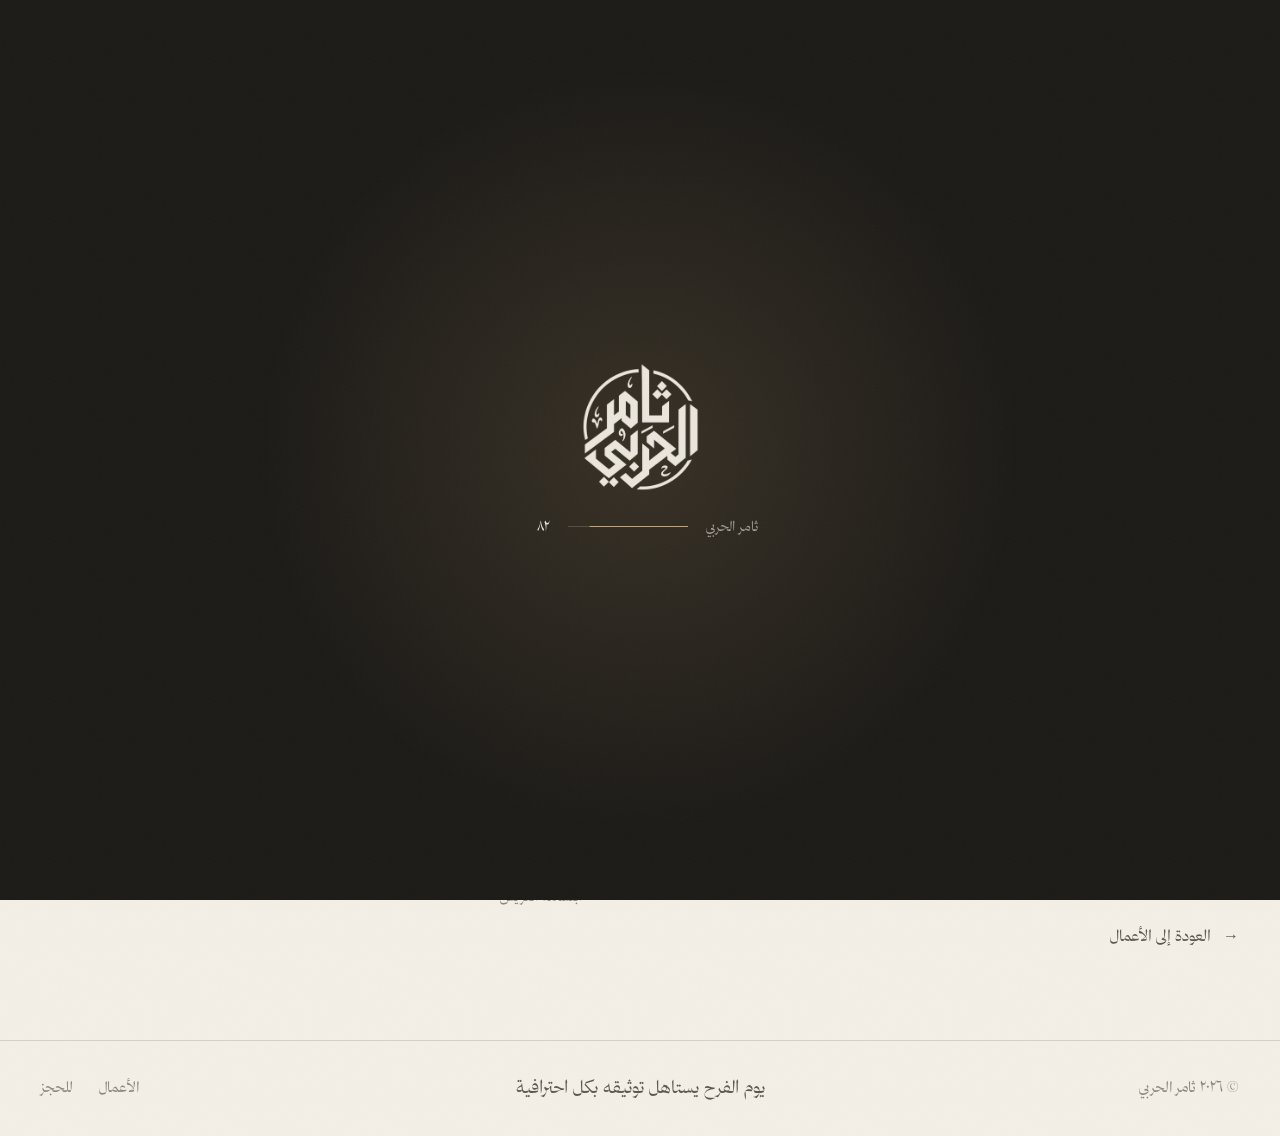
<file: contact.html>
<!doctype html>
<html lang="ar" dir="rtl" data-theme="dark">
<head>
  <meta charset="utf-8">
  <title>للحجز والتواصل — ثامر الحربي</title>
  <meta name="description" content="أصوّر حفلات الزواج والمعارض والفعاليات والبورتريه والعقارات.. أخبرني عن مناسبتك وتاريخها، وسأعود إليك بالتفاصيل والتوفّر في أقرب وقت.">
  <!--share-->
  <meta property="og:type" content="website">
  <meta property="og:locale" content="ar_SA">
  <meta property="og:site_name" content="ثامر الحربي">
  <meta property="og:title" content="للحجز والتواصل — ثامر الحربي">
  <meta property="og:description" content="أصوّر حفلات الزواج والمعارض والفعاليات والبورتريه والعقارات.. أخبرني عن مناسبتك وتاريخها، وسأعود إليك بالتفاصيل والتوفّر في أقرب وقت.">
  <meta property="og:url" content="https://thamer8418.github.io/contact.html">
  <meta property="og:image" content="https://thamer8418.github.io/assets/share/contact.jpg?v=pmwkmm1c4z69d">
  <meta property="og:image:width" content="1200">
  <meta property="og:image:height" content="630">
  <meta name="twitter:card" content="summary_large_image">
  <meta name="twitter:title" content="للحجز والتواصل — ثامر الحربي">
  <meta name="twitter:description" content="أصوّر حفلات الزواج والمعارض والفعاليات والبورتريه والعقارات.. أخبرني عن مناسبتك وتاريخها، وسأعود إليك بالتفاصيل والتوفّر في أقرب وقت.">
  <meta name="twitter:image" content="https://thamer8418.github.io/assets/share/contact.jpg?v=pmwkmm1c4z69d">
  <!--/share-->
  <meta name="viewport" content="width=device-width, initial-scale=1, viewport-fit=cover">
  <meta name="theme-color" content="#121211">
  <meta name="color-scheme" content="dark light">
  <link rel="icon" type="image/png" sizes="48x48" href="assets/logo/favicon-48.png">
  <link rel="apple-touch-icon" href="assets/logo/apple-touch-icon.png">
  <link rel="preload" href="assets/fonts/thmanyahserifdisplay-Light.woff2" as="font" type="font/woff2" crossorigin>
  <link rel="preload" href="assets/fonts/thmanyahserifdisplay-Regular.woff2" as="font" type="font/woff2" crossorigin>
  <link rel="stylesheet" href="assets/css/style.css">
  <link rel="stylesheet" href="assets/css/motion.css">
  <script>
    /* يضبط الوضع الفاتح/الداكن قبل ظهور الصفحة لتفادي الوميض */
    (function () {
      var d = document.documentElement, t = null, def = null;
      try { t = localStorage.getItem("ta-theme"); def = localStorage.getItem("ta-default-theme"); } catch (e) {}
      if (t !== "light" && t !== "dark") {
        t = def || "dark";
        if (t === "system") t = matchMedia("(prefers-color-scheme: light)").matches ? "light" : "dark";
      }
      d.setAttribute("data-theme", t);
      d.classList.add("is-loading");
      /* أول زيارة: شاشة الافتتاح. بعدها: ستارة سريعة بين الصفحات */
      if (!matchMedia("(prefers-reduced-motion: reduce)").matches) {
        var seen = null; try { seen = sessionStorage.getItem("ta-seen"); } catch (e) {}
        d.classList.add(seen ? "via-curtain" : "first-visit");
      }
    })();
  </script>
</head>
<body class="page-contact">
  <!-- شاشة الافتتاح (أول زيارة) وستارة الانتقال بين الصفحات -->
  <div class="loader" aria-hidden="true">
    <div class="loader-inner">
      <span class="logo-mark"></span>
      <div class="loader-line"><span>ثامر الحربي</span><span class="loader-bar"><i></i></span><span class="loader-count">٠</span></div>
    </div>
  </div>
  <div class="curtain" aria-hidden="true"><span class="logo-mark"></span></div>
  <a class="skip-link" href="#main">تخطَّ إلى المحتوى</a>
  <header class="site-header">
    <nav class="nav" aria-label="القائمة الرئيسية">
      <a href="index.html">الأعمال</a>
      <a href="contact.html" aria-current="page">للحجز</a>
    </nav>
    <a class="brand" href="index.html" aria-label="ثامر الحربي — الرئيسية"><span class="logo-mark"></span></a>
    <div class="header-end">
      <button class="theme-toggle" type="button" data-theme-toggle><span class="dot" aria-hidden="true"></span><span class="label">فاتح</span></button>
    </div>
  </header>

  <main id="main">
    <section class="contact" aria-labelledby="contact-title">
      <div class="contact-body">
        <p class="chapter-num" data-reveal data-text="contactEyebrow">للحجز والتواصل</p>
        <h1 class="contact-title" id="contact-title" data-split data-kashida data-text="homeTitle">ثامر الحربي</h1>
        <p class="contact-role" data-reveal style="--rd:300ms" data-text="contactRole">مصوّر فوتوغرافي محترف</p>
        <p class="contact-intro" data-reveal style="--rd:420ms" data-text="contactIntro"></p>
        <ul class="channels" data-channels data-reveal style="--rd:540ms"></ul>
        <a class="back-link" href="index.html"><span aria-hidden="true">→</span> العودة إلى الأعمال</a>
      </div>
      <figure class="contact-figure" data-parallax="0.12">
        <img data-contact-img sizes="(max-width: 760px) 100vw, 48vw" width="1600" height="2000" decoding="async" alt="">
        <figcaption data-text="contactPhotoCaption">ابتسامة العريس</figcaption>
      </figure>
    </section>
  </main>

  <footer class="site-footer">
    <span>© <span data-year>٢٠٢٦</span> ثامر الحربي</span>
    <span class="tagline" data-text="footerTagline">يوم الفرح يستاهل توثيقه بكل احترافية</span>
    <nav class="end" aria-label="روابط التذييل">
      <a href="index.html">الأعمال</a>
      <a href="contact.html">للحجز</a>
    </nav>
  </footer>
  <script src="assets/js/motion.js"></script>
  <script src="assets/js/site.js"></script>
  <script src="assets/js/pages.js"></script>
</body>
</html>
</file>
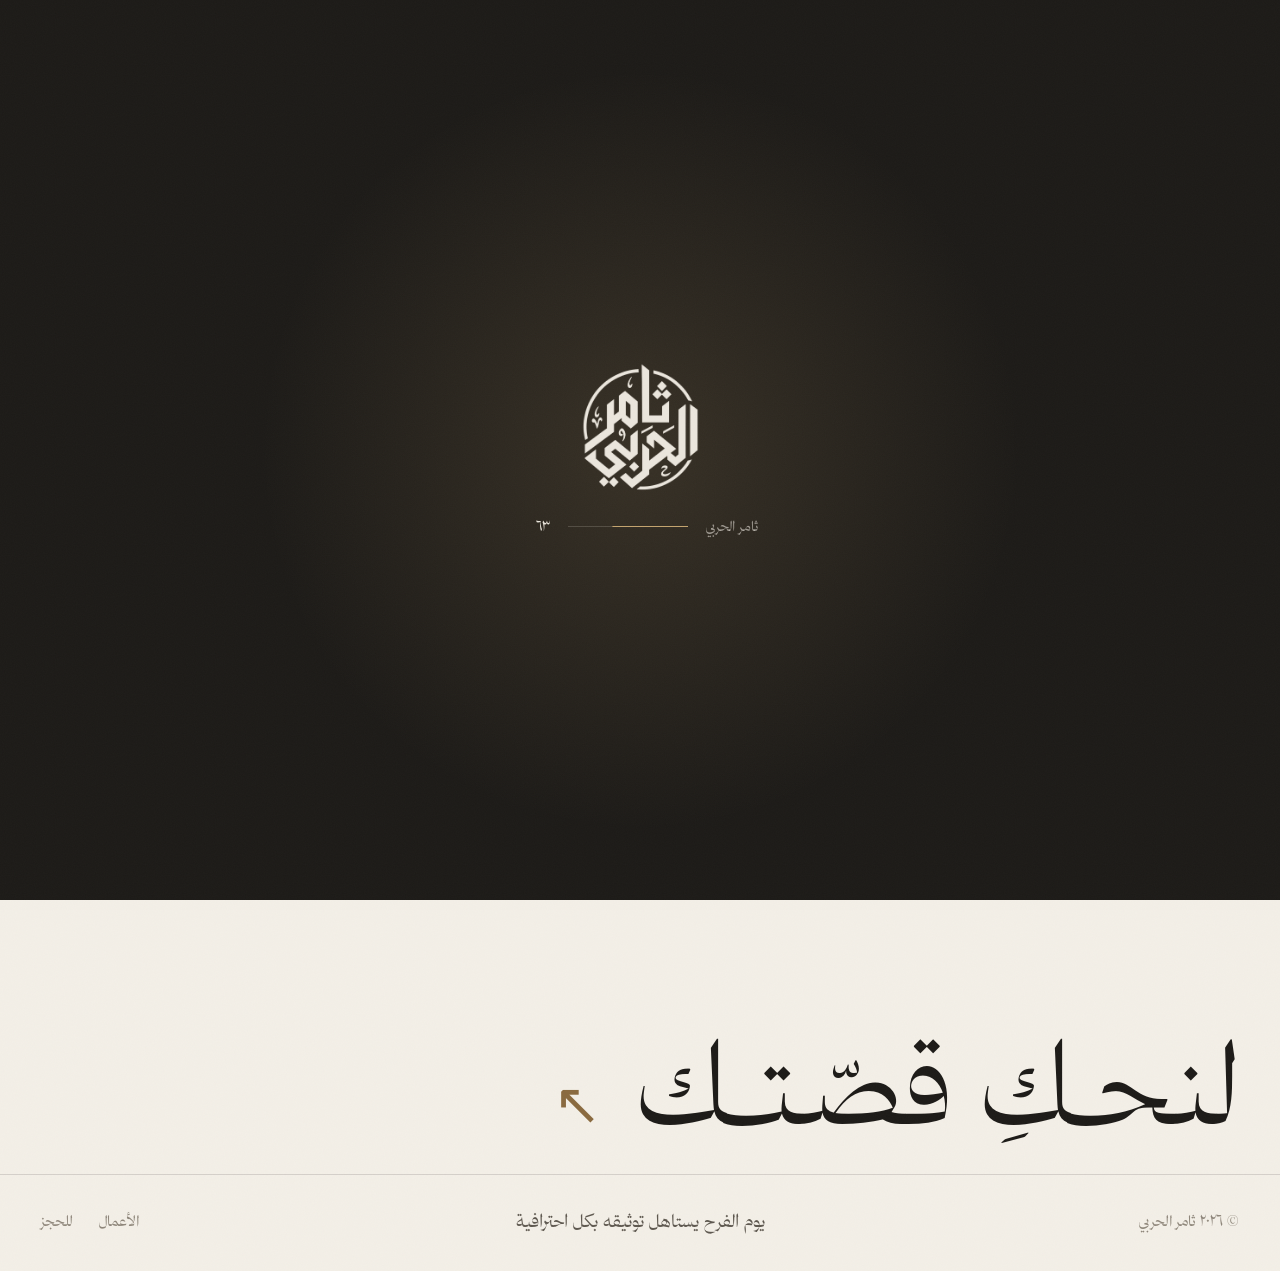
<file: section.html>
<!doctype html>
<html lang="ar" dir="rtl" data-theme="dark" class="has-hero">
<head>
  <meta charset="utf-8">
  <title>قسم — ثامر الحربي</title>
  <meta name="robots" content="noindex">
  <meta name="description" content="">
  <!--share--><!--/share-->
  <meta name="viewport" content="width=device-width, initial-scale=1, viewport-fit=cover">
  <meta name="theme-color" content="#121211">
  <meta name="color-scheme" content="dark light">
  <link rel="icon" type="image/png" sizes="48x48" href="assets/logo/favicon-48.png">
  <link rel="apple-touch-icon" href="assets/logo/apple-touch-icon.png">
  <link rel="preload" href="assets/fonts/thmanyahserifdisplay-Light.woff2" as="font" type="font/woff2" crossorigin>
  <link rel="preload" href="assets/fonts/thmanyahserifdisplay-Regular.woff2" as="font" type="font/woff2" crossorigin>
  <link rel="stylesheet" href="assets/css/style.css">
  <link rel="stylesheet" href="assets/css/motion.css">
  <script>
    /* يضبط الوضع الفاتح/الداكن قبل ظهور الصفحة لتفادي الوميض */
    (function () {
      var d = document.documentElement, t = null, def = null;
      try { t = localStorage.getItem("ta-theme"); def = localStorage.getItem("ta-default-theme"); } catch (e) {}
      if (t !== "light" && t !== "dark") {
        t = def || "dark";
        if (t === "system") t = matchMedia("(prefers-color-scheme: light)").matches ? "light" : "dark";
      }
      d.setAttribute("data-theme", t);
      d.classList.add("is-loading");
      /* أول زيارة: شاشة الافتتاح. بعدها: ستارة سريعة بين الصفحات */
      if (!matchMedia("(prefers-reduced-motion: reduce)").matches) {
        var seen = null; try { seen = sessionStorage.getItem("ta-seen"); } catch (e) {}
        d.classList.add(seen ? "via-curtain" : "first-visit");
      }
    })();
  </script>
</head>
<body class="page-section">
  <!-- شاشة الافتتاح (أول زيارة) وستارة الانتقال بين الصفحات -->
  <div class="loader" aria-hidden="true">
    <div class="loader-inner">
      <span class="logo-mark"></span>
      <div class="loader-line"><span>ثامر الحربي</span><span class="loader-bar"><i></i></span><span class="loader-count">٠</span></div>
    </div>
  </div>
  <div class="curtain" aria-hidden="true"><span class="logo-mark"></span></div>
  <a class="skip-link" href="#main">تخطَّ إلى المحتوى</a>
  <header class="site-header">
    <nav class="nav" aria-label="القائمة الرئيسية">
      <a href="index.html">الأعمال</a>
      <a href="contact.html">للحجز</a>
    </nav>
    <a class="brand" href="index.html" aria-label="ثامر الحربي — الرئيسية"><span class="logo-mark"></span></a>
    <div class="header-end">
      <button class="theme-toggle" type="button" data-theme-toggle><span class="dot" aria-hidden="true"></span><span class="label">فاتح</span></button>
    </div>
  </header>

  <!-- صفحة واحدة لكل الأقسام: section.html?id=weddings
       لا تحتوي على روابط للأقسام الأخرى. -->
  <main id="main">
    <section class="hero" data-hero aria-labelledby="section-title">
      <div class="hero-media"><img data-hero-img alt=""></div>
      <div class="hero-shade"></div>
      <div class="hero-index"><span>قسم</span><span data-section-count></span></div>
      <div class="hero-content">
        <h1 class="hero-title" id="section-title" data-section-title data-kashida></h1>
        <div class="hero-row"><p class="hero-lede" data-section-desc data-reveal style="--rd:500ms"></p></div>
      </div>
      <div class="hero-scroll" aria-hidden="true"><span data-text="scrollHint">مرّر للاستكشاف</span><i></i></div>
    </section>
    <div style="height:clamp(60px,8vw,120px)"></div>
    <section class="gallery" data-gallery aria-label="صور القسم"></section>
  </main>

  <section class="footer-cta">
    <a class="footer-logo" href="index.html" aria-label="ثامر الحربي — الرئيسية" data-reveal><span class="logo-mark"></span></a>
    <p data-reveal data-text="footerCtaLead">لديك مناسبة قادمة؟</p>
    <a class="big" href="contact.html" data-cursor="تواصل"><span data-split data-kashida data-text="footerCtaTitle">لنحكِ قصّتك</span> <span class="arr" aria-hidden="true">↖</span></a>
  </section>
  <footer class="site-footer">
    <span>© <span data-year>٢٠٢٦</span> ثامر الحربي</span>
    <span class="tagline" data-text="footerTagline">يوم الفرح يستاهل توثيقه بكل احترافية</span>
    <nav class="end" aria-label="روابط التذييل">
      <a href="index.html">الأعمال</a>
      <a href="contact.html">للحجز</a>
    </nav>
  </footer>
  <script src="assets/js/motion.js"></script>
  <script src="assets/js/site.js"></script>
  <script src="assets/js/lightbox.js"></script>
  <script src="assets/js/gallery.js"></script>
  <script src="assets/js/pages.js"></script>
</body>
</html>
</file>
<file: assets/css/style.css>
/* ==========================================================================
   ثامر الحربي — تصوير فوتوغرافي
   style.css — الألوان، الخط، التخطيط، المكوّنات (من اليمين لليسار)
   ========================================================================== */

/* 1. الخط ------------------------------------------------------------------ */
@font-face { font-family: "Thmanyah Serif Display"; src: url("../fonts/thmanyahserifdisplay-Light.woff2") format("woff2");   font-weight: 300; font-display: swap; }
@font-face { font-family: "Thmanyah Serif Display"; src: url("../fonts/thmanyahserifdisplay-Regular.woff2") format("woff2"); font-weight: 400; font-display: swap; }
@font-face { font-family: "Thmanyah Serif Display"; src: url("../fonts/thmanyahserifdisplay-Medium.woff2") format("woff2");  font-weight: 500; font-display: swap; }
@font-face { font-family: "Thmanyah Serif Display"; src: url("../fonts/thmanyahserifdisplay-Bold.woff2") format("woff2");    font-weight: 700; font-display: swap; }
@font-face { font-family: "Thmanyah Serif Display"; src: url("../fonts/thmanyahserifdisplay-Black.woff2") format("woff2");   font-weight: 900; font-display: swap; }
/* خطوط الاسم الكبير — تُختار من لوحة التحكم (الإعدادات ← خط الاسم) */
@font-face { font-family: "Thmanyah Sans"; src: url("../fonts/thmanyahsans-Medium.woff2") format("woff2"); font-weight: 500; font-display: swap; }
@font-face { font-family: "Thmanyah Sans"; src: url("../fonts/thmanyahsans-Bold.woff2") format("woff2");   font-weight: 700; font-display: swap; }
@font-face { font-family: "Thmanyah Sans"; src: url("../fonts/thmanyahsans-Black.woff2") format("woff2");  font-weight: 900; font-display: swap; }
@font-face { font-family: "Thmanyah Serif Text"; src: url("../fonts/thmanyahseriftext-Bold.woff2") format("woff2");  font-weight: 700; font-display: swap; }
@font-face { font-family: "Thmanyah Serif Text"; src: url("../fonts/thmanyahseriftext-Black.woff2") format("woff2"); font-weight: 900; font-display: swap; }

/* 2. ألوان الوضعين -----------------------------------------------------------
   الفاتح: جدار معرض عاجي دافئ. الداكن: صالة عرض سينمائية.                  */
:root {
  --font: "Thmanyah Serif Display", "Geeza Pro", "Noto Naskh Arabic", serif;

  --bg:        #f3efe7;
  --bg-raised: #ebe5da;
  --ink:       #1d1b18;
  --ink-2:     #5e584f;
  --ink-3:     #8f877b;
  --line:      rgba(29, 27, 24, .14);
  --accent:    #8a6a3f;
  --scrim:     rgba(20, 18, 15, .58);
  --veil:      rgba(243, 239, 231, .985);
  --header-bg: rgba(243, 239, 231, .84);
  --danger:    #a8443a;
  --ph-opacity: .22;

  --gutter: clamp(16px, 3.2vw, 52px);
  --gap: 12px;
  --header-h: 104px;
  --header-h-compact: 68px;
  --ease: cubic-bezier(.22, .61, .21, 1);
  --ease-out: cubic-bezier(.16, 1, .3, 1);
  color-scheme: light;
}
:root[data-theme="dark"] {
  --bg:        #121211;
  --bg-raised: #1b1b19;
  --ink:       #ebe6dd;
  --ink-2:     #a39d92;
  --ink-3:     #6f6a62;
  --line:      rgba(235, 230, 221, .11);
  --accent:    #c4a46f;
  --scrim:     rgba(0, 0, 0, .62);
  --veil:      rgba(10, 10, 9, .975);
  --header-bg: rgba(18, 18, 17, .8);
  --danger:    #e08a7e;
  --ph-opacity: .35;
  color-scheme: dark;
}

/* 3. الأساس ------------------------------------------------------------------ */
*, *::before, *::after { box-sizing: border-box; }
html { -webkit-text-size-adjust: 100%; text-size-adjust: 100%; scroll-padding-top: var(--header-h); }
body {
  margin: 0;
  min-height: 100vh; min-height: 100svh;
  display: flex; flex-direction: column;
  background: var(--bg);
  color: var(--ink);
  font-family: var(--font);
  font-size: 18px;
  line-height: 1.75;
  -webkit-font-smoothing: antialiased;
  -moz-osx-font-smoothing: grayscale;
  overflow-x: hidden;
}
main { flex: 1 0 auto; }
img { display: block; max-width: 100%; height: auto; }
a { color: inherit; text-decoration: none; }
button, input, textarea, select { font: inherit; color: inherit; }
button { background: none; border: 0; padding: 0; cursor: pointer; }
:focus-visible { outline: 1px solid var(--ink); outline-offset: 4px; }
::selection { background: var(--ink); color: var(--bg); }
.ltr { direction: ltr; unicode-bidi: isolate; display: inline-block; }

html.theme-anim, html.theme-anim *, html.theme-anim *::before, html.theme-anim *::after {
  transition: background-color .7s var(--ease), color .7s var(--ease), border-color .7s var(--ease) !important;
}

/* المحتوى يظهر بعد تحميل البيانات فقط */
html.is-loading main { visibility: hidden; }

/* 4. أدوات ------------------------------------------------------------------- */
.sr-only { position: absolute !important; width: 1px; height: 1px; margin: -1px; overflow: hidden; clip: rect(0 0 0 0); white-space: nowrap; border: 0; }
.skip-link { position: fixed; top: 10px; right: 10px; z-index: 200; padding: 10px 16px; background: var(--ink); color: var(--bg); font-size: 15px; transform: translateY(-160%); transition: transform .3s var(--ease); }
.skip-link:focus { transform: none; }
.eyebrow { display: inline-flex; align-items: center; gap: 14px; margin: 0; font-size: 15px; color: var(--ink-2); }
.eyebrow::before { content: ""; width: 28px; height: 1px; background: currentColor; opacity: .6; }
.logo-mark {
  display: block; aspect-ratio: var(--logo-ratio, 989 / 1076); background: currentColor;
  -webkit-mask: var(--logo-url, url("../logo/logo-600.png")) center / contain no-repeat;
          mask: var(--logo-url, url("../logo/logo-600.png")) center / contain no-repeat;
}

/* 5. الترويسة ---------------------------------------------------------------- */
.site-header {
  position: sticky; top: 0; z-index: 50;
  height: var(--header-h);
  display: grid; grid-template-columns: 1fr auto 1fr; align-items: center;
  padding-inline: var(--gutter);
  border-bottom: 1px solid transparent;
  transition: height .5s var(--ease), background-color .5s var(--ease), border-color .5s var(--ease);
}
.site-header.is-compact {
  height: var(--header-h-compact);
  background: var(--header-bg);
  -webkit-backdrop-filter: saturate(140%) blur(14px); backdrop-filter: saturate(140%) blur(14px);
  border-bottom-color: var(--line);
}
.brand { justify-self: center; color: var(--ink); }
.brand .logo-mark { height: 68px; transition: height .5s var(--ease), opacity .3s; }
.site-header.is-compact .brand .logo-mark { height: 46px; }
.brand:hover .logo-mark { opacity: .72; }
.nav { display: flex; gap: clamp(22px, 3vw, 44px); align-items: center; }
.nav a, .theme-toggle { position: relative; font-size: 16px; color: var(--ink-2); padding-block: 8px; transition: color .3s var(--ease); }
.nav a::after { content: ""; position: absolute; inset-inline: 0; bottom: 4px; height: 1px; background: currentColor; transform: scaleX(0); transform-origin: left; transition: transform .5s var(--ease-out); }
.nav a:hover, .nav a[aria-current="page"] { color: var(--ink); }
.nav a:hover::after, .nav a[aria-current="page"]::after { transform: scaleX(1); transform-origin: right; }
.header-end { justify-self: end; display: flex; align-items: center; gap: 22px; }
.theme-toggle { display: inline-flex; align-items: center; gap: 10px; }
.theme-toggle:hover { color: var(--ink); }
.theme-toggle .dot { width: 13px; height: 13px; border-radius: 50%; border: 1px solid currentColor; background: linear-gradient(90deg, currentColor 50%, transparent 50%); transition: transform .8s var(--ease-out); }
:root[data-theme="dark"] .theme-toggle .dot { transform: rotate(180deg); }

/* 6. افتتاحية الصفحة ---------------------------------------------------------- */
.intro {
  display: grid; grid-template-columns: minmax(0, 1.25fr) minmax(0, 1fr);
  gap: 32px clamp(32px, 6vw, 120px); align-items: end;
  padding: clamp(36px, 7vw, 108px) var(--gutter) clamp(36px, 5vw, 72px);
}
.intro-title { margin: 18px 0 0; font-weight: 300; line-height: 1.12; font-size: clamp(54px, 9.4vw, 150px); }
.intro-lede { margin: 0; max-width: 32ch; font-size: clamp(18px, 1.6vw, 22px); line-height: 1.85; color: var(--ink-2); }
.intro-meta { margin-top: 22px; font-size: 15px; color: var(--ink-3); }

.block-head {
  display: flex; justify-content: space-between; align-items: baseline; gap: 20px;
  margin: 0 var(--gutter) 22px; padding-top: 16px;
  border-top: 1px solid var(--line);
}
.block-head h2 { margin: 0; font-size: clamp(22px, 2.2vw, 30px); font-weight: 400; }
.block-head p { margin: 0; font-size: 15px; color: var(--ink-3); }
.block-gap { height: clamp(72px, 10vw, 150px); }

/* 7. المعرض — صفوف متناسقة تحافظ على أبعاد كل صورة -------------------------- */
.gallery { position: relative; margin-inline: var(--gutter); }
.gallery-row { display: flex; gap: var(--gap); margin-bottom: var(--gap); }
.gallery-row.is-feature { justify-content: center; margin-block: calc(var(--gap) * 5) calc(var(--gap) * 6); }
.gallery-row.is-last { justify-content: flex-start; }
.tile {
  position: relative; flex: none; overflow: hidden; cursor: zoom-in; isolation: isolate;
  opacity: 0; transform: translateY(26px);
  transition: opacity 1.1s var(--ease-out), transform 1.1s var(--ease-out);
}
.tile.is-in { opacity: 1; transform: none; }
.tile::before { content: ""; position: absolute; inset: 0; z-index: -1; background: var(--ph, var(--bg-raised)); opacity: var(--ph-opacity); }
.tile img { width: 100%; height: 100%; object-fit: cover; opacity: 0; transition: opacity .9s var(--ease), transform 1.6s var(--ease-out); }
.tile img.is-loaded { opacity: 1; }
.tile-cap {
  position: absolute; inset: auto 0 0 0;
  display: flex; justify-content: space-between; align-items: flex-end; gap: 16px;
  padding: 52px 18px 14px;
  color: #f2ede4;
  background: linear-gradient(to top, var(--scrim), transparent);
  opacity: 0; transform: translateY(8px);
  transition: opacity .6s var(--ease), transform .7s var(--ease-out);
  pointer-events: none;
}
.tile-cap .t { font-size: 17px; line-height: 1.5; }
.tile-cap .n { font-size: 13px; opacity: .75; }
@media (hover: hover) and (pointer: fine) {
  .tile:hover img { transform: scale(1.035); }
  .tile:hover .tile-cap, .tile:focus-visible .tile-cap { opacity: 1; transform: none; }
  .gallery:has(.tile:hover) .tile:not(:hover) img.is-loaded { opacity: .62; }
}
.empty-note { padding: 80px var(--gutter); text-align: center; color: var(--ink-3); }

/* 8. بطاقات الأقسام (الرئيسية) ---------------------------------------------- */
.sections-grid {
  display: grid; grid-template-columns: repeat(2, minmax(0, 1fr));
  gap: clamp(28px, 4vw, 56px) var(--gap);
  margin-inline: var(--gutter);
}
.section-card { display: block; }
.section-card .cover { position: relative; overflow: hidden; aspect-ratio: 3 / 2; background: var(--bg-raised); }
.section-card .cover img { width: 100%; height: 100%; object-fit: cover; transition: transform 1.6s var(--ease-out), opacity .9s var(--ease); opacity: 0; }
.section-card .cover img.is-loaded { opacity: 1; }
.section-card .cover .no-cover { position: absolute; inset: 0; display: grid; place-items: center; color: var(--ink-3); }
.section-card .cover .no-cover .logo-mark { height: 40%; opacity: .25; }
.section-card .meta { display: flex; justify-content: space-between; align-items: baseline; gap: 16px; padding-top: 16px; }
.section-card h3 { margin: 0; font-size: clamp(22px, 2.2vw, 30px); font-weight: 400; line-height: 1.4; }
.section-card .sub { display: inline-flex; align-items: center; gap: 8px; font-size: 14px; color: var(--ink-3); white-space: nowrap; }
.section-card .sub svg { width: 12px; height: 12px; }
.section-card p { margin: 6px 0 0; color: var(--ink-2); font-size: 16px; max-width: 46ch; }
.section-card .go { display: inline-flex; gap: 10px; margin-top: 12px; font-size: 15px; color: var(--ink-2); transition: gap .5s var(--ease-out), color .3s; }
@media (hover: hover) {
  .section-card:hover .cover img { transform: scale(1.03); }
  .section-card:hover .go { gap: 16px; color: var(--ink); }
}

/* 9. العارض بملء الشاشة -------------------------------------------------------- */
.lightbox {
  position: fixed; inset: 0; z-index: 100;
  background: var(--veil); color: var(--ink);
  display: grid; grid-template-rows: auto 1fr auto;
  opacity: 0; visibility: hidden;
  transition: opacity .5s var(--ease), visibility 0s linear .5s;
  overscroll-behavior: contain;
}
.lightbox.is-open { opacity: 1; visibility: visible; transition: opacity .5s var(--ease), visibility 0s; }
.lb-top, .lb-bottom { display: flex; justify-content: space-between; align-items: center; gap: 20px; padding: 16px var(--gutter); }
.lb-count { font-size: 15px; color: var(--ink-2); }
.lb-btn { font-size: 15px; color: var(--ink-2); padding: 10px 0; transition: color .3s; }
.lb-btn:hover { color: var(--ink); }
.lb-stage { position: relative; display: flex; align-items: center; justify-content: center; min-height: 0; padding: 0 var(--gutter); touch-action: pan-y; }
.lb-stage img { max-width: 100%; max-height: 100%; width: auto; height: auto; object-fit: contain; user-select: none; -webkit-user-drag: none; transition: opacity .45s var(--ease), transform .6s var(--ease-out); }
.lb-stage img.is-leaving { opacity: 0; transform: scale(.985); }
.lb-zone { position: absolute; top: 0; bottom: 0; width: 34%; z-index: 2; }
.lb-zone.prev { right: 0; cursor: e-resize; }
.lb-zone.next { left: 0; cursor: w-resize; }
.lb-cap { margin: 0; font-size: 18px; min-width: 0; }
.lb-nav { display: flex; gap: 28px; }
body.lb-lock { overflow: hidden; }

/* 10. صفحة التواصل ------------------------------------------------------------ */
.contact {
  display: grid; grid-template-columns: minmax(0, 1.05fr) minmax(0, 1fr);
  gap: clamp(36px, 7vw, 128px); align-items: center;
  padding: clamp(24px, 4vw, 64px) var(--gutter) clamp(56px, 7vw, 112px);
}
.contact-figure { margin: 0; overflow: hidden; }
.contact-figure img { width: 100%; height: auto; aspect-ratio: 4 / 5; object-fit: cover; object-position: 50% 30%; animation: settle 2.4s var(--ease-out) both; }
.contact-figure figcaption { margin-top: 12px; font-size: 14px; color: var(--ink-3); }
.contact-title { margin: 18px 0 0; font-weight: 300; font-size: clamp(50px, 7vw, 108px); line-height: 1.15; }
.contact-role { margin: 14px 0 0; font-size: 18px; color: var(--accent); }
.contact-intro { margin: 22px 0 0; max-width: 42ch; font-size: clamp(17px, 1.5vw, 20px); line-height: 1.9; color: var(--ink-2); }
.channels { list-style: none; margin: 44px 0 0; padding: 0; border-top: 1px solid var(--line); }
.channel { border-bottom: 1px solid var(--line); }
.channel a, .channel > div { display: grid; grid-template-columns: 9em minmax(0, 1fr) auto; align-items: baseline; gap: 16px; padding: 20px 0; }
.channel .label { font-size: 15px; color: var(--ink-3); }
.channel .value { font-size: clamp(19px, 1.8vw, 24px); overflow-wrap: anywhere; transition: transform .6s var(--ease-out); }
.channel .arrow { font-size: 18px; color: var(--ink-3); transition: transform .6s var(--ease-out), color .3s; }
.channel a:hover .value { transform: translateX(-6px); }
.channel a:hover .arrow { transform: translate(-4px, -4px); color: var(--ink); }
.channel.is-placeholder .value { color: var(--ink-3); }
.badge { font-size: 12px; border: 1px dashed var(--ink-3); color: var(--ink-3); padding: 2px 8px; white-space: nowrap; }
.back-link { display: inline-flex; gap: 12px; align-items: center; margin-top: 40px; font-size: 16px; color: var(--ink-2); transition: color .3s, gap .5s var(--ease-out); }
.back-link:hover { color: var(--ink); gap: 18px; }

/* 11. شاشة كلمة المرور --------------------------------------------------------- */
.gate {
  position: fixed; inset: 0; z-index: 90;
  display: flex; flex-direction: column; align-items: center; justify-content: center;
  padding: 40px var(--gutter); text-align: center;
  background: var(--bg);
  animation: fadeUp 1.1s var(--ease-out) both;
  overflow-y: auto;
}
html.is-locked body { overflow: hidden; }
html.is-locked main, html.is-locked .site-footer { visibility: hidden; }
.gate .logo-mark { height: clamp(96px, 16vw, 140px); color: var(--ink); margin-bottom: 36px; }
.gate h1 { margin: 14px 0 6px; font-weight: 300; font-size: clamp(34px, 4.6vw, 52px); line-height: 1.3; }
.gate p { margin: 0 0 30px; color: var(--ink-2); max-width: 36ch; }
.gate-form { width: min(360px, 100%); display: grid; gap: 14px; }
.gate-input {
  width: 100%; font-size: 18px; color: var(--ink); background: transparent;
  border: 0; border-bottom: 1px solid var(--line); border-radius: 0;
  padding: 12px 2px; text-align: center; transition: border-color .3s;
}
.gate-input::placeholder { color: var(--ink-3); }
.gate-input:focus { outline: none; border-bottom-color: var(--ink); }
.btn {
  display: inline-flex; align-items: center; justify-content: center; gap: 10px;
  padding: 13px 22px; font-size: 16px;
  background: var(--ink); color: var(--bg);
  transition: opacity .3s;
}
.btn:hover { opacity: .86; }
.btn[disabled] { opacity: .45; cursor: not-allowed; }
.btn.ghost { background: transparent; color: var(--ink); border: 1px solid var(--line); }
.gate .btn { margin-top: 8px; }
.gate-error { min-height: 1.6em; margin: 4px 0 0; font-size: 15px; color: var(--danger); }
.gate.shake .gate-form { animation: shake .5s var(--ease); }
.gate .theme-toggle { position: absolute; top: 26px; left: var(--gutter); }
.gate .gate-home { position: absolute; top: 26px; right: var(--gutter); font-size: 16px; color: var(--ink-2); padding: 8px 0; }
.gate .gate-home:hover { color: var(--ink); }

/* 12. التذييل ------------------------------------------------------------------ */
.site-footer {
  display: grid; grid-template-columns: 1fr auto 1fr; align-items: center; gap: 20px;
  margin-top: clamp(64px, 9vw, 140px);
  padding: 30px var(--gutter) 34px;
  border-top: 1px solid var(--line);
  font-size: 15px; color: var(--ink-3);
}
.site-footer .tagline { justify-self: center; font-size: 18px; color: var(--ink-2); text-align: center; }
.site-footer .end { justify-self: end; display: flex; gap: 26px; }
.site-footer a { transition: color .3s; }
.site-footer a:hover { color: var(--ink); }

/* الحركة ------------------------------------------------------------------------ */
@keyframes fadeUp { from { opacity: 0; transform: translateY(18px); } to { opacity: 1; transform: none; } }
@keyframes settle { from { transform: scale(1.06); opacity: 0; } to { transform: none; opacity: 1; } }
@keyframes shake { 20%, 60% { transform: translateX(-8px); } 40%, 80% { transform: translateX(8px); } }
html:not(.is-loading) .reveal { animation: fadeUp 1.2s var(--ease-out) both; animation-delay: var(--d, 0s); }
@media (prefers-reduced-motion: reduce) {
  *, *::before, *::after { animation-duration: .01ms !important; animation-delay: 0s !important; transition-duration: .01ms !important; }
  .tile { opacity: 1; transform: none; }
}

/* الشاشات ----------------------------------------------------------------------- */
@media (max-width: 1024px) {
  :root { --header-h: 92px; --gap: 10px; }
  .intro { grid-template-columns: 1fr; align-items: start; }
  .contact { gap: 44px; }
}
@media (max-width: 760px) {
  :root { --header-h: 76px; --header-h-compact: 60px; --gap: 6px; }
  body { font-size: 17px; }
  .brand .logo-mark { height: 52px; }
  .site-header.is-compact .brand .logo-mark { height: 40px; }
  .nav { gap: 18px; }
  .nav a, .theme-toggle { font-size: 15px; padding-block: 12px; }
  .theme-toggle .label { display: none; }
  .theme-toggle { padding: 12px 4px; }
  .theme-toggle .dot { width: 15px; height: 15px; }
  .intro { padding-top: 26px; gap: 22px; }
  .block-head { flex-direction: column; gap: 4px; }
  .sections-grid { grid-template-columns: 1fr; gap: 36px; }
  .gallery-row.is-feature { margin-block: 26px 30px; }
  .contact { grid-template-columns: 1fr; gap: 34px; padding-top: 8px; }
  .contact-body { order: -1; }
  .contact-figure img { aspect-ratio: 4 / 3.6; }
  .channel a, .channel > div { grid-template-columns: 1fr auto; gap: 2px 12px; padding: 16px 0; }
  .channel .label { grid-column: 1 / -1; }
  .site-footer { grid-template-columns: 1fr; justify-items: center; text-align: center; gap: 12px; }
  .site-footer .end { justify-self: center; }
  .lb-top, .lb-bottom { padding: 12px 16px; }
  .lb-stage { padding: 0; }
  .lb-nav { display: none; }
  .gate .theme-toggle, .gate .gate-home { top: 12px; }
}
</file>
<file: assets/css/motion.css>
/* ==========================================================================
   motion.css — الحركة والانتقالات
   شاشة الافتتاح · ستارة الانتقال بين الصفحات · الواجهة بملء الشاشة ·
   ظهور العناوين كلمة كلمة · ظهور الصور كستارة · المؤشر · شريط التقدّم · الحبيبات
   ========================================================================== */

:root { --ease-expo: cubic-bezier(.19, 1, .22, 1); --ease-quart: cubic-bezier(.76, 0, .24, 1); }

/* ── حبيبات الفيلم ─────────────────────────────────────────────────────── */
.grain::after {
  content: ""; position: fixed; inset: -50%; z-index: 300; pointer-events: none;
  background-image: url("data:image/svg+xml,%3Csvg xmlns='http://www.w3.org/2000/svg' width='160' height='160'%3E%3Cfilter id='n'%3E%3CfeTurbulence type='fractalNoise' baseFrequency='.9' numOctaves='3' stitchTiles='stitch'/%3E%3C/filter%3E%3Crect width='100%25' height='100%25' filter='url(%23n)' opacity='.55'/%3E%3C/svg%3E");
  opacity: .06; animation: grain 1.2s steps(6) infinite;
}
:root[data-theme="light"] .grain::after { opacity: .045; }
@keyframes grain {
  0% { transform: translate(0, 0); } 20% { transform: translate(-4%, 3%); } 40% { transform: translate(3%, -5%); }
  60% { transform: translate(-6%, -2%); } 80% { transform: translate(5%, 4%); } 100% { transform: translate(0, 0); }
}

/* ── شاشة الافتتاح (أول زيارة) وستارة الانتقال ───────────────────────────── */
.loader, .curtain {
  position: fixed; inset: 0; z-index: 250;
  display: grid; place-items: center;
  background: #0d0d0c; color: #ebe6dd;
  will-change: transform;
}
:root[data-theme="light"] .loader, :root[data-theme="light"] .curtain { background: #1d1b18; }
.loader { display: none; }
.curtain { display: none; }
html.first-visit .loader { display: grid; }
html.via-curtain .curtain { display: grid; }
.loader::before {               /* توهّج خافت خلف الشعار */
  content: ""; position: absolute; width: 70vmax; height: 70vmax; left: 50%; top: 50%;
  transform: translate(-50%, -50%);
  background: radial-gradient(circle, rgba(196, 164, 111, .16), transparent 60%);
}
.loader-inner { position: relative; display: grid; justify-items: center; gap: 22px; }
.loader .logo-mark { height: clamp(90px, 13vw, 130px); color: #ebe6dd; opacity: 0; animation: loaderIn 1.2s var(--ease-expo) .1s forwards; }
.loader-line { display: flex; align-items: center; gap: 18px; font-size: 14px; color: rgba(235, 230, 221, .6); opacity: 0; animation: loaderIn 1.2s var(--ease-expo) .3s forwards; }
.loader-bar { position: relative; width: 120px; height: 1px; background: rgba(235, 230, 221, .18); overflow: hidden; }
.loader-bar i { position: absolute; inset: 0; background: #c4a46f; transform: scaleX(var(--p, 0)); transform-origin: right; transition: transform .3s linear; }
.loader-count { min-width: 3ch; font-variant-numeric: tabular-nums; color: #ebe6dd; }
@keyframes loaderIn { from { opacity: 0; transform: translateY(14px); } to { opacity: 1; transform: none; } }
.curtain .logo-mark { height: 64px; color: #ebe6dd; opacity: .9; }

/* الخروج: ترتفع الشاشة كستارة */
.loader.is-done, .curtain.is-done { animation: liftOff 1.1s var(--ease-quart) forwards; }
.loader.is-done .loader-inner { animation: fadeOutUp .6s var(--ease-quart) forwards; }
@keyframes liftOff { to { transform: translateY(-100%); visibility: hidden; } }
@keyframes fadeOutUp { to { opacity: 0; transform: translateY(-30px); } }
/* الدخول عند مغادرة الصفحة: تنزل الستارة من الأسفل */
.curtain.is-covering { display: grid; animation: coverIn .7s var(--ease-quart) forwards; }
@keyframes coverIn { from { transform: translateY(100%); } to { transform: translateY(0); } }

/* ── شريط التقدّم أعلى الصفحة ─────────────────────────────────────────── */
.progress-bar {
  position: fixed; top: 0; inset-inline: 0; z-index: 120; height: 2px;
  background: var(--accent); transform-origin: right; transform: scaleX(0);
  pointer-events: none;
}

/* ── المؤشر (الكمبيوتر فقط) ───────────────────────────────────────────── */
.cursor-dot, .cursor-ring {
  position: fixed; left: 0; top: 0; z-index: 400; pointer-events: none; border-radius: 50%;
  opacity: 0; transition: opacity .3s;
}
.cursor-dot { width: 6px; height: 6px; margin: -3px 0 0 -3px; background: var(--accent); }
.cursor-ring {
  width: 38px; height: 38px; margin: -19px 0 0 -19px;
  border: 1px solid color-mix(in srgb, var(--ink) 55%, transparent);
  display: grid; place-items: center;
  transition: opacity .3s, width .5s var(--ease-expo), height .5s var(--ease-expo), margin .5s var(--ease-expo),
    background-color .4s, border-color .4s;
}
.cursor-ring span { font-size: 13px; color: #121211; opacity: 0; transition: opacity .3s; white-space: nowrap; }
html.has-cursor .cursor-dot, html.has-cursor .cursor-ring { opacity: 1; }
html.cursor-link .cursor-ring { width: 64px; height: 64px; margin: -32px 0 0 -32px; border-color: var(--accent); }
html.cursor-view .cursor-ring { width: 92px; height: 92px; margin: -46px 0 0 -46px; background: #ebe6dd; border-color: transparent; }
html.cursor-view .cursor-ring span { opacity: 1; }
html.cursor-view .cursor-dot { opacity: 0; }
@media (hover: hover) and (pointer: fine) { html.has-cursor, html.has-cursor a, html.has-cursor button, html.has-cursor .tile { cursor: none; } }

/* ── الواجهة بملء الشاشة ──────────────────────────────────────────────── */
.hero {
  position: relative; height: 100vh; height: 100svh; min-height: 560px;
  overflow: hidden; isolation: isolate; color: #f3efe7;
  display: flex; align-items: flex-end;
  background: #0d0d0c;
}
.hero-media { position: absolute; inset: -6% 0; z-index: -2; will-change: transform; }
.hero-media img { width: 100%; height: 100%; object-fit: cover; opacity: 0; transform: scale(1.18); transition: opacity 1.4s var(--ease), transform 2.6s var(--ease-expo); }
.hero.is-in .hero-media img.is-loaded { opacity: 1; transform: scale(1.04); }
.hero-shade { position: absolute; inset: 0; z-index: -1;
  background:
    linear-gradient(to top, rgba(8, 8, 7, .88) 0%, rgba(8, 8, 7, .35) 42%, rgba(8, 8, 7, .1) 70%, rgba(8, 8, 7, .45) 100%),
    radial-gradient(ellipse at 80% 90%, rgba(8, 8, 7, .55), transparent 60%); }
.hero-content { position: relative; width: 100%; padding: 0 var(--gutter) clamp(90px, 13vh, 150px); will-change: transform, opacity; }
.hero .eyebrow { color: rgba(243, 239, 231, .78); }
.hero-title { margin: 14px 0 0; font-weight: 300; line-height: 1.08; font-size: clamp(64px, 13vw, 220px); letter-spacing: 0; }
.hero-row { margin-top: clamp(26px, 4vw, 44px); display: flex; justify-content: space-between; align-items: flex-end; gap: 32px; flex-wrap: wrap; }
.hero-lede { margin: 0; max-width: 34ch; font-size: clamp(17px, 1.5vw, 21px); line-height: 1.85; color: rgba(243, 239, 231, .82); }
.hero-scroll {
  position: absolute; bottom: 30px; left: 50%; transform: translateX(-50%);
  display: grid; justify-items: center; gap: 12px; font-size: 13px; color: rgba(243, 239, 231, .7);
}
.hero-scroll i { position: relative; width: 1px; height: 54px; background: rgba(243, 239, 231, .22); overflow: hidden; }
.hero-scroll i::after { content: ""; position: absolute; inset-inline: 0; top: 0; height: 45%; background: #f3efe7; animation: scrollLine 2.2s var(--ease-quart) infinite; }
@keyframes scrollLine { 0% { transform: translateY(-100%); } 100% { transform: translateY(230%); } }
.hero-index { position: absolute; top: calc(var(--header-h) + 14px); inset-inline: var(--gutter); display: flex; justify-content: space-between; font-size: 13px; color: rgba(243, 239, 231, .65); }

/* الترويسة فوق صورة الواجهة */
html.has-hero .site-header:not(.is-compact) { --ink: #f3efe7; --ink-2: rgba(243, 239, 231, .82); }
html.has-hero .site-header:not(.is-compact) .theme-toggle,
html.has-hero .site-header:not(.is-compact) .nav a { color: rgba(243, 239, 231, .85); }
.site-header { position: fixed; inset-inline: 0; }
main { padding-top: var(--header-h); }
html.has-hero main { padding-top: 0; }

/* ── العناوين: كلمة كلمة ────────────────────────────────────────────────── */
.split .w { display: inline-block; overflow: hidden; vertical-align: top; padding: .12em .04em .38em; margin: -.12em -.04em -.38em; }
.split .wi { display: inline-block; transform: translateY(110%) rotate(3deg); transform-origin: right bottom;
  transition: transform 1.25s var(--ease-expo); transition-delay: calc(var(--i, 0) * 70ms + var(--d0, 0ms)); }
.split.is-in .wi { transform: none; }

/* ظهور عام */
[data-reveal] { opacity: 0; transform: translateY(34px); transition: opacity 1.1s var(--ease-expo), transform 1.3s var(--ease-expo); transition-delay: var(--rd, 0ms); }
[data-reveal].is-in { opacity: 1; transform: none; }

/* خط يتمدد */
.rule { height: 1px; background: var(--line); transform: scaleX(0); transform-origin: right; transition: transform 1.6s var(--ease-expo); }
.rule.is-in { transform: scaleX(1); }

/* ── رؤوس الأقسام الكبيرة ─────────────────────────────────────────────── */
.chapter { padding: clamp(80px, 12vw, 180px) var(--gutter) clamp(30px, 4vw, 56px); }
.chapter-top { display: flex; justify-content: space-between; align-items: baseline; gap: 20px; margin-bottom: 18px; }
.chapter-num { display: inline-flex; align-items: center; gap: 14px; font-size: 15px; color: var(--accent); }
.chapter-num::after { content: ""; width: 40px; height: 1px; background: currentColor; }
.chapter-title { margin: 0; font-weight: 300; line-height: 1.05; font-size: clamp(56px, 10vw, 168px); }
.chapter-sub { margin: 18px 0 0; max-width: 46ch; color: var(--ink-2); font-size: clamp(16px, 1.4vw, 19px); }
.chapter-meta { font-size: 14px; color: var(--ink-3); }

/* ── ظهور صور المعرض كستارة ────────────────────────────────────────────── */
.tile { opacity: 1; transform: none; clip-path: inset(100% 0 0 0); transition: clip-path 1.4s var(--ease-expo); }
.tile.is-in { clip-path: inset(0 0 0 0); }
.tile img { transform: scale(1.22); transition: opacity .9s var(--ease), transform 1.9s var(--ease-expo); }
.tile.is-in img { transform: scale(1); }
@media (hover: hover) and (pointer: fine) {
  .tile.is-in:hover img { transform: scale(1.045); transition: opacity .9s var(--ease), transform 1.4s var(--ease-expo); }
}
.tile-cap .n { letter-spacing: 0; }

/* ── بطاقات الأقسام المرقّمة ─────────────────────────────────────────────── */
.section-card { position: relative; }
.section-card .num { position: absolute; top: 16px; right: 16px; z-index: 2; font-size: 15px; color: #f3efe7; text-shadow: 0 1px 12px rgba(0, 0, 0, .4); }
.section-card .cover { clip-path: inset(100% 0 0 0); transition: clip-path 1.4s var(--ease-expo); }
.section-card.is-in .cover { clip-path: inset(0); }
.section-card .cover img { transform: scale(1.2); transition: transform 1.9s var(--ease-expo), opacity .9s var(--ease); }
.section-card.is-in .cover img { transform: scale(1); }
@media (hover: hover) { .section-card.is-in:hover .cover img { transform: scale(1.05); } }
.section-card .cover::after { content: ""; position: absolute; inset: 0; background: linear-gradient(to top, rgba(0,0,0,.35), transparent 40%); pointer-events: none; }
.section-card h3 { font-size: clamp(26px, 2.8vw, 40px); font-weight: 300; }

/* ── التذييل الكبير ────────────────────────────────────────────────────── */
.footer-cta { padding: clamp(90px, 12vw, 180px) var(--gutter) 30px; border-top: 1px solid var(--line); margin-top: clamp(80px, 10vw, 150px); }
.footer-cta p { margin: 0 0 12px; color: var(--ink-3); font-size: 15px; }
.footer-cta a.big { display: inline-flex; align-items: baseline; gap: .3em; font-weight: 300; font-size: clamp(48px, 9vw, 150px); line-height: 1.1; transition: color .4s; }
.footer-cta a.big .arr { font-size: .5em; color: var(--accent); transition: transform .8s var(--ease-expo); }
.footer-cta a.big:hover .arr { transform: translate(-14px, -10px); }
.site-footer { margin-top: 0; }

/* بلا حركة لمن يفضّل ذلك */
@media (prefers-reduced-motion: reduce) {
  .split .wi, [data-reveal], .tile, .tile img, .section-card .cover, .section-card .cover img, .rule { transform: none !important; opacity: 1 !important; clip-path: none !important; }
  .grain::after { animation: none; }
  .loader, .curtain { display: none !important; }
}

@media (max-width: 760px) {
  .hero { min-height: 520px; }
  .hero-content { padding-bottom: 104px; }
  .hero-title { font-size: clamp(62px, 19vw, 110px); }
  .hero-scroll { bottom: 20px; }
  .hero-scroll i { height: 40px; }
  .hero-index { display: none; }
  .chapter { padding-top: 84px; }
  .chapter-top { flex-direction: column; gap: 6px; }
  .footer-cta a.big { font-size: clamp(44px, 13vw, 80px); }
}

/* ── خط الاسم الكبير ───────────────────────────────────────────────────── */
:root { --font-name: "Thmanyah Sans", var(--font); --name-weight: 700; }
:root[data-name-font="serif-display"] { --font-name: var(--font); --name-weight: 300; }
:root[data-name-font="serif-text"] { --font-name: "Thmanyah Serif Text", var(--font); --name-weight: 700; }
:root[data-name-font="sans-black"] { --font-name: "Thmanyah Sans", var(--font); --name-weight: 900; }
.hero-title.is-name, .contact-title { font-family: var(--font-name); font-weight: var(--name-weight); line-height: 1.12; }

/* ── الشعار في الواجهة والتذييل ────────────────────────────────────────── */
.hero-logo { height: clamp(70px, 8vw, 118px); color: #f3efe7; margin-bottom: clamp(14px, 2vw, 26px); opacity: 0; transform: translateY(20px); transition: opacity 1.2s var(--ease-expo) .15s, transform 1.4s var(--ease-expo) .15s; }
.hero.is-in .hero-logo { opacity: 1; transform: none; }
.footer-logo { display: block; width: fit-content; margin-bottom: clamp(36px, 5vw, 60px); color: var(--ink); }
.footer-logo .logo-mark { height: clamp(80px, 9vw, 130px); }
@media (max-width: 760px) { .hero-logo { height: 64px; } }
</file>
<file: admin/admin.css>
/* لوحة التحكم — تكمّل style.css */
[hidden] { display: none !important; }
body.admin { font-size: 16px; line-height: 1.7; }
.muted { color: var(--ink-2); }
.small { font-size: 13px; }
.link-btn { color: var(--ink-2); font-size: 15px; text-decoration: underline; text-underline-offset: 4px; }
.link-btn:hover { color: var(--ink); }
.btn.small { padding: 7px 14px; font-size: 14px; }
.btn.danger { background: transparent; color: var(--danger); border: 1px solid currentColor; }

/* الاتصال */
.connect { min-height: 100vh; display: grid; place-items: center; padding: 40px 16px; }
.connect-card { width: min(460px, 100%); text-align: center; }
.connect-card .logo-mark { height: 90px; margin: 0 auto 26px; color: var(--ink); }
.connect-card h1 { margin: 10px 0 6px; font-weight: 300; font-size: 40px; line-height: 1.3; }
.connect-card .form { margin-top: 26px; text-align: right; }
.help { margin-top: 26px; text-align: right; border-top: 1px solid var(--line); padding-top: 16px; }
.help summary { cursor: pointer; color: var(--ink-2); }
.help ol { padding-inline-start: 20px; }
.help li { margin: 6px 0; }
.help a { text-decoration: underline; }
.connect .link-btn { margin-top: 22px; }

/* النماذج */
.form { display: grid; gap: 16px; }
.form label, .field { display: grid; gap: 6px; font-size: 14px; color: var(--ink-2); }
.form input:not([type=checkbox]), .form textarea, .form select,
.field input:not([type=checkbox]), .field textarea, .field select {
  width: 100%; padding: 10px 12px; font-size: 16px;
  color: var(--ink); background: var(--bg); border: 1px solid var(--line); border-radius: 0;
}
.form input:focus, .form textarea:focus, .form select:focus, .field input:focus, .field textarea:focus, .field select:focus { outline: none; border-color: var(--ink); }
textarea { resize: vertical; min-height: 64px; line-height: 1.7; }
label.check { display: flex; align-items: center; gap: 10px; font-size: 15px; color: var(--ink); cursor: pointer; }
label.check input { width: 17px; height: 17px; accent-color: var(--ink); }
.form-error { min-height: 1.5em; margin: 0; color: var(--danger); font-size: 14px; }
.hint { font-size: 13px; color: var(--ink-3); margin: 0; }

/* الشريط العلوي */
.topbar {
  position: sticky; top: 0; z-index: 20;
  display: flex; justify-content: space-between; align-items: center; gap: 16px; flex-wrap: wrap;
  padding: 14px var(--gutter); background: var(--header-bg);
  -webkit-backdrop-filter: blur(14px); backdrop-filter: blur(14px);
  border-bottom: 1px solid var(--line);
}
.topbar-start, .topbar-end { display: flex; align-items: center; gap: 14px; flex-wrap: wrap; }
.topbar-start .logo-mark { height: 40px; color: var(--ink); }
.topbar-start strong { display: block; font-weight: 500; }
.status { font-size: 14px; color: var(--ink-2); }
.status.dirty { color: var(--accent); }
.tabs { display: flex; gap: 26px; padding: 0 var(--gutter); border-bottom: 1px solid var(--line); overflow-x: auto; }
.tabs button { padding: 14px 0; color: var(--ink-3); border-bottom: 1px solid transparent; margin-bottom: -1px; white-space: nowrap; }
.tabs button[aria-selected="true"] { color: var(--ink); border-bottom-color: var(--ink); }
.panel { padding: 26px var(--gutter) 80px; }

/* شريط الأدوات */
.toolbar { display: flex; flex-wrap: wrap; align-items: end; gap: 14px; margin-bottom: 22px; }
.toolbar .field { min-width: 200px; }
.upload-box { width: 100%; padding: 18px; border: 1px dashed var(--ink-3); display: grid; gap: 12px; }
.upload-box.drag { border-color: var(--ink); background: var(--bg-raised); }
.progress { font-size: 14px; color: var(--ink-2); }

/* بطاقات الصور */
.photo-grid { display: grid; grid-template-columns: repeat(auto-fill, minmax(240px, 1fr)); gap: 18px; }
.pcard { border: 1px solid var(--line); background: var(--bg); display: flex; flex-direction: column; transition: opacity .2s, border-color .2s; }
.pcard.dragging { opacity: .4; }
.pcard.drop-target { border-color: var(--ink); }
.pcard .thumb { position: relative; aspect-ratio: 4 / 3; background: var(--bg-raised); cursor: grab; }
.pcard .thumb img { width: 100%; height: 100%; object-fit: contain; }
.pcard .num { position: absolute; top: 8px; right: 8px; background: var(--bg); color: var(--ink); font-size: 12px; padding: 1px 8px; }
.pcard .flag { position: absolute; top: 8px; left: 8px; background: var(--accent); color: #fff; font-size: 12px; padding: 1px 8px; }
.pcard .body { padding: 12px; display: grid; gap: 10px; }
.pcard .field textarea { min-height: 52px; font-size: 14px; }
.pcard .field input, .pcard .field select { font-size: 15px; padding: 8px 10px; }
.pcard .row { display: flex; flex-wrap: wrap; gap: 6px 16px; }
.pcard .actions { display: flex; justify-content: space-between; gap: 8px; margin-top: 2px; }
.pcard .actions .move { display: flex; gap: 6px; }
.icon-btn { border: 1px solid var(--line); padding: 4px 10px; font-size: 14px; color: var(--ink-2); }
.icon-btn:hover { color: var(--ink); border-color: var(--ink); }
.icon-btn.del { color: var(--danger); }

/* الأقسام والنصوص */
.cards { display: grid; gap: 18px; max-width: 860px; }
.card { border: 1px solid var(--line); padding: 20px; display: grid; gap: 14px; }
.card h3 { margin: 0; font-weight: 400; font-size: 22px; }
.card .two { display: grid; grid-template-columns: 1fr 1fr; gap: 14px; }
.card .head { display: flex; justify-content: space-between; align-items: center; gap: 12px; flex-wrap: wrap; }
.linkbox { display: flex; gap: 8px; align-items: center; font-size: 14px; color: var(--ink-2); flex-wrap: wrap; }
.linkbox code { direction: ltr; background: var(--bg-raised); padding: 3px 8px; font-size: 13px; }
.ok-note { color: var(--accent); font-size: 14px; }
.notice { max-width: 860px; padding: 14px 16px; border-inline-start: 2px solid var(--accent); background: var(--bg-raised); color: var(--ink-2); font-size: 14px; margin-bottom: 20px; }

/* تنبيه عائم */
.toast {
  position: fixed; bottom: 22px; left: 50%; z-index: 60;
  transform: translate(-50%, 30px); opacity: 0; pointer-events: none;
  background: var(--ink); color: var(--bg); padding: 12px 20px; font-size: 15px; max-width: 90vw;
  transition: opacity .3s, transform .4s var(--ease-out);
}
.toast.show { opacity: 1; transform: translate(-50%, 0); }
.toast.error { background: var(--danger); color: #fff; }

@media (max-width: 760px) {
  .card .two { grid-template-columns: 1fr; }
  .topbar-end .btn.ghost { display: none; }
  .photo-grid { grid-template-columns: 1fr 1fr; gap: 10px; }
  .pcard .body { padding: 8px; }
}
@media (max-width: 420px) { .photo-grid { grid-template-columns: 1fr; } }

/* اختيار صورة + الشعار */
.photo-pick .pick-row { display: flex; gap: 12px; align-items: center; flex-wrap: wrap; }
.photo-pick img { width: 96px; height: 64px; object-fit: cover; background: var(--bg-raised); flex: none; }
.photo-pick select { flex: 1; }
.logo-row { display: flex; align-items: center; gap: 22px; flex-wrap: wrap; }
.logo-preview { height: 90px; color: var(--ink); }
</file>
